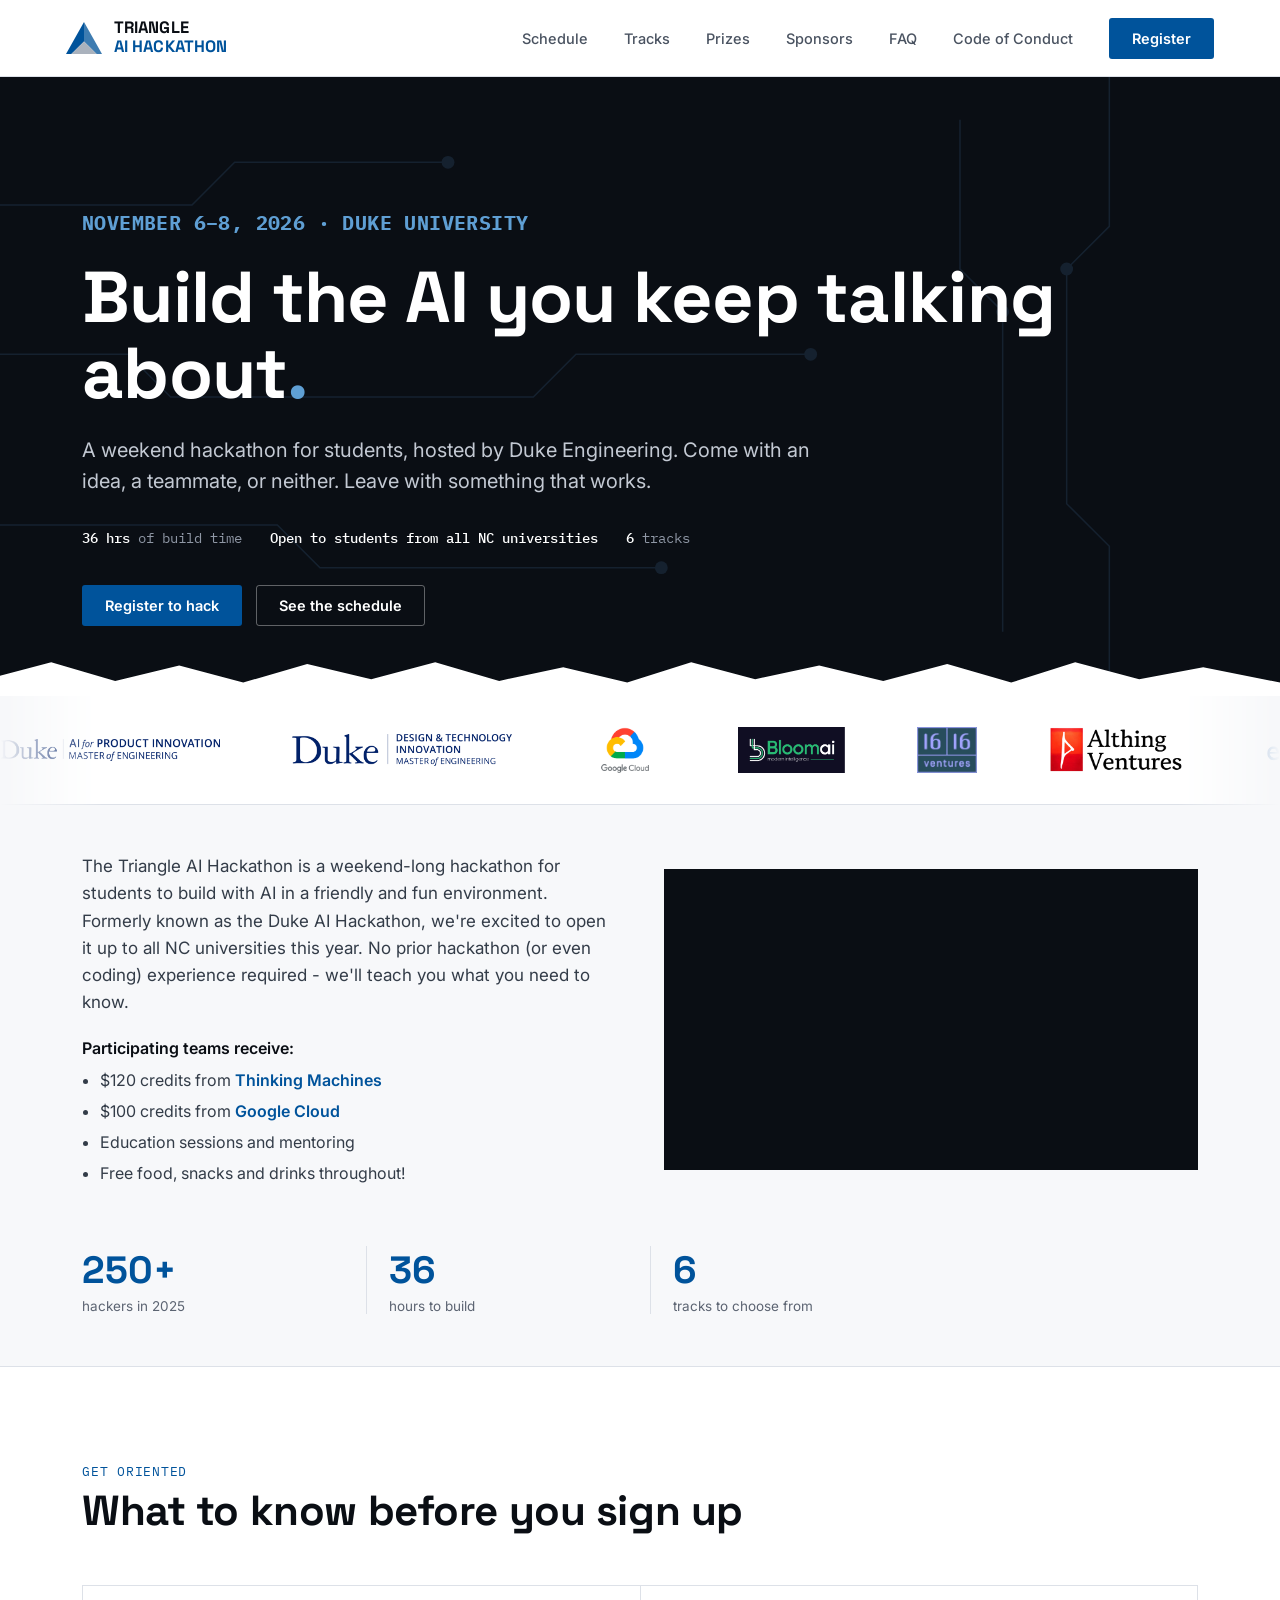
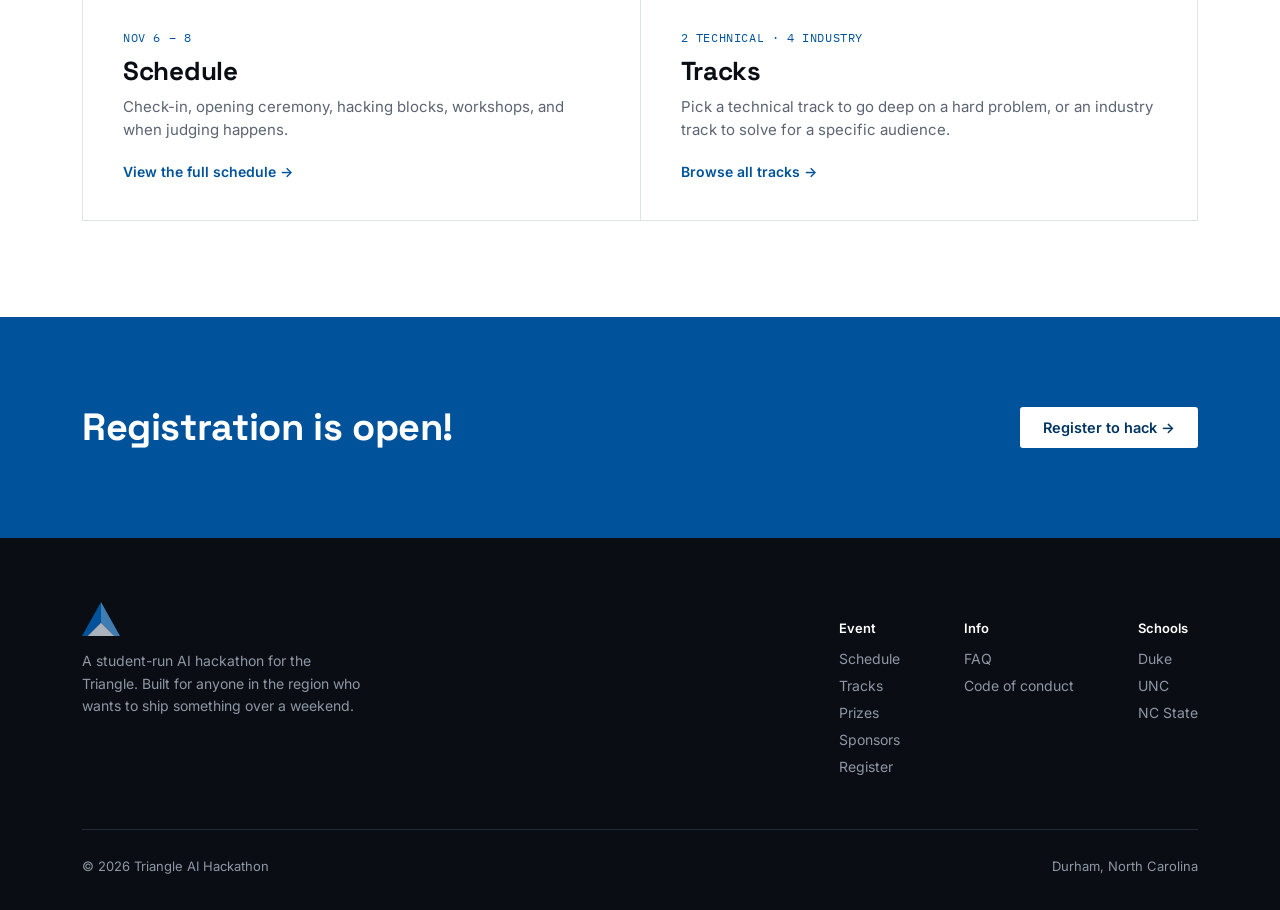
<file: index.html>
<!DOCTYPE html>
<html lang="en">
<head>
<meta charset="UTF-8">
<meta name="viewport" content="width=device-width, initial-scale=1.0">
<title>Triangle AI Hackathon</title>
<meta name="application-name" content="Triangle AI Hackathon">
<meta name="description" content="A weekend hackathon for students across Duke, UNC, and NC State to build with AI, regardless of major or experience level.">
<link rel="canonical" href="https://triangle-ai-hackathon-site.vercel.app/">
<meta property="og:site_name" content="Triangle AI Hackathon">
<meta property="og:title" content="Triangle AI Hackathon">
<meta property="og:description" content="A weekend hackathon for students across Duke, UNC, and NC State to build with AI, regardless of major or experience level.">
<meta property="og:url" content="https://triangle-ai-hackathon-site.vercel.app/">
<meta property="og:type" content="website">
<script type="application/ld+json">
{
  "@context": "https://schema.org",
  "@type": "WebSite",
  "name": "Triangle AI Hackathon",
  "url": "https://triangle-ai-hackathon-site.vercel.app/"
}
</script>
<link rel="preconnect" href="https://fonts.googleapis.com">
<link rel="preconnect" href="https://fonts.gstatic.com" crossorigin>
<link href="https://fonts.googleapis.com/css2?family=Space+Grotesk:wght@500;600;700&family=Inter:wght@400;500;600&family=IBM+Plex+Mono:wght@500;700&display=swap" rel="stylesheet">
<link rel="stylesheet" href="styles.css">
<link rel="icon" type="image/svg+xml" href="logo/logo-mark-tight.svg">
</head>
<body>
<header>
  <div class="wrap nav">
    <a href="index.html" class="brand">
      <img class="mark" src="logo/logo-mark-tight.svg" alt="">
      <span class="brand-text">TRIANGLE<span>AI HACKATHON</span></span>
    </a>
    <nav class="links">
      <a class="nav-link" href="schedule.html">Schedule</a>
      <a class="nav-link" href="tracks.html">Tracks</a>
      <a class="nav-link" href="prizes.html">Prizes</a>
      <a class="nav-link" href="sponsors.html">Sponsors</a>
      <a class="nav-link" href="faq.html">FAQ</a>
      <a class="nav-link" href="code-of-conduct.html">Code of Conduct</a>
      <a class="btn btn-primary" href="https://duke.qualtrics.com/jfe/form/SV_09btZzl4Cdpi0Ae" target="_blank" rel="noopener">Register</a>
    </nav>
  </div>
</header>

<section class="hero">
  <svg class="hero-circuit" viewBox="0 0 1200 600" preserveAspectRatio="none">
    <g fill="none" stroke="#4e86be" stroke-width="1.4">
      <path d="M0 120 H180 L220 80 H420"/>
      <path d="M0 260 H120 L160 300 H500 L540 260 H760"/>
      <path d="M0 420 H260 L300 460 H620"/>
      <path d="M900 40 V180 L940 220 V520"/>
      <path d="M1040 0 V140 L1000 180 V400 L1040 440 V600"/>
    </g>
    <g fill="#4e86be">
      <circle cx="420" cy="80" r="6"/>
      <circle cx="760" cy="260" r="6"/>
      <circle cx="620" cy="460" r="6"/>
      <circle cx="940" cy="220" r="6"/>
      <circle cx="1000" cy="180" r="6"/>
    </g>
  </svg>
  <div class="wrap hero-grid">
    <div class="hero-copy">
      <span class="hero-eyebrow">NOVEMBER 6&ndash;8, 2026 &middot; DUKE UNIVERSITY</span>
      <h1>Build the AI you keep talking about<span class="accent">.</span></h1>
      <p class="hero-sub">A weekend hackathon for students, hosted by Duke Engineering. Come with an idea, a teammate, or neither. Leave with something that works.</p>
      <div class="hero-meta">
        <span><strong>36 hrs</strong> of build time</span>
        <span><strong>Open to students from all NC universities</strong></span>
        <span><strong>6</strong> tracks</span>
      </div>
      <div class="hero-actions">
        <a href="https://duke.qualtrics.com/jfe/form/SV_09btZzl4Cdpi0Ae" target="_blank" rel="noopener" class="btn btn-primary">Register to hack</a>
        <a href="schedule.html" class="btn btn-ghost-dark">See the schedule</a>
      </div>
    </div>
  </div>
  <span class="jagged"></span>
</section>

<section class="logo-ribbon" aria-label="Sponsors">
  <div class="ribbon-track">
    <div class="ribbon-set">
      <a href="https://masters.pratt.duke.edu/aipi/" target="_blank" rel="noopener"><img src="sponsors/Duke-MEng-AIPI-Logo-RGB-Horizontal-Navy.png" alt="Duke Master of Engineering in AI for Product Innovation"></a>
      <a href="https://masters.pratt.duke.edu/design-technology-innovation/" target="_blank" rel="noopener"><img src="sponsors/Duke-MEng-DTI-Logo-RGB-Horizontal-Navy-768x110.png" alt="Duke Master of Engineering in Design and Technology Innovation"></a>
      <a href="https://cloud.google.com/" target="_blank" rel="noopener"><img src="sponsors/Google-Cloud-Symbol.png" alt="Google Cloud"></a>
      <a href="https://bloomai.co/" target="_blank" rel="noopener"><img src="sponsors/bloomai.jpg" alt="Bloom AI"></a>
      <a href="https://www.1616ventures.com/" target="_blank" rel="noopener"><img src="sponsors/1616ventures.png" alt="1616 Ventures"></a>
      <a href="https://althingventures.com/" target="_blank" rel="noopener"><img src="sponsors/althing-logo.png" alt="Althing Ventures"></a>
      <a href="https://www.entrinsik.com/" target="_blank" rel="noopener"><img src="sponsors/entrinsik-logo.DRVSsdva.png" alt="Entrinsik"></a>
      <a href="https://www.unlimited.ai/" target="_blank" rel="noopener"><img src="sponsors/2026_Unlimitedai_CombinationMark.png" alt="Unlimited AI"></a>
      <a href="https://www.sas.com/" target="_blank" rel="noopener"><img src="sponsors/sas-logo-blue.png" alt="SAS"></a>
      <a href="https://www.decorx.com/" target="_blank" rel="noopener"><img class="ribbon-logo-decorx" src="sponsors/DecorX-Logo.jpg" alt="DecorX"></a>
      <a href="https://masters.pratt.duke.edu/systems-engineering/" target="_blank" rel="noopener"><img src="sponsors/Duke-MEng-Systems-Logo-RGB-Full-Horizontal-Navy.png" alt="Duke Master of Engineering in Systems Engineering"></a>
    </div>
    <div class="ribbon-set" aria-hidden="true">
      <a href="https://masters.pratt.duke.edu/aipi/" target="_blank" rel="noopener" tabindex="-1"><img src="sponsors/Duke-MEng-AIPI-Logo-RGB-Horizontal-Navy.png" alt=""></a>
      <a href="https://masters.pratt.duke.edu/design-technology-innovation/" target="_blank" rel="noopener" tabindex="-1"><img src="sponsors/Duke-MEng-DTI-Logo-RGB-Horizontal-Navy-768x110.png" alt=""></a>
      <a href="https://cloud.google.com/" target="_blank" rel="noopener" tabindex="-1"><img src="sponsors/Google-Cloud-Symbol.png" alt=""></a>
      <a href="https://bloomai.co/" target="_blank" rel="noopener" tabindex="-1"><img src="sponsors/bloomai.jpg" alt=""></a>
      <a href="https://www.1616ventures.com/" target="_blank" rel="noopener" tabindex="-1"><img src="sponsors/1616ventures.png" alt=""></a>
      <a href="https://althingventures.com/" target="_blank" rel="noopener" tabindex="-1"><img src="sponsors/althing-logo.png" alt=""></a>
      <a href="https://www.entrinsik.com/" target="_blank" rel="noopener" tabindex="-1"><img src="sponsors/entrinsik-logo.DRVSsdva.png" alt=""></a>
      <a href="https://www.unlimited.ai/" target="_blank" rel="noopener" tabindex="-1"><img src="sponsors/2026_Unlimitedai_CombinationMark.png" alt=""></a>
      <a href="https://www.sas.com/" target="_blank" rel="noopener" tabindex="-1"><img src="sponsors/sas-logo-blue.png" alt=""></a>
      <a href="https://www.decorx.com/" target="_blank" rel="noopener" tabindex="-1"><img class="ribbon-logo-decorx" src="sponsors/DecorX-Logo.jpg" alt=""></a>
      <a href="https://masters.pratt.duke.edu/systems-engineering/" target="_blank" rel="noopener" tabindex="-1"><img src="sponsors/Duke-MEng-Systems-Logo-RGB-Full-Horizontal-Navy.png" alt=""></a>
    </div>
  </div>
</section>

<section class="stats">
  <div class="wrap">
    <div class="about-split">
      <div class="about-copy">
        <p class="about-line">The Triangle AI Hackathon is a weekend-long hackathon for students to build with AI in a friendly and fun environment. Formerly known as the Duke AI Hackathon, we're excited to open it up to all NC universities this year. No prior hackathon (or even coding) experience required - we'll teach you what you need to know.</p>
        <div class="about-perks">
          <p>Participating teams receive:</p>
          <ul>
            <li>$120 credits from <a href="https://thinkingmachines.ai/" target="_blank" rel="noopener">Thinking Machines</a></li>
            <li>$100 credits from <a href="https://cloud.google.com/" target="_blank" rel="noopener">Google Cloud</a></li>
            <li>Education sessions and mentoring</li>
            <li>Free food, snacks and drinks throughout!</li>
          </ul>
        </div>
      </div>
      <div class="about-video">
        <iframe src="https://www.youtube.com/embed/Cv9K8id_tyU?start=4" title="Triangle AI Hackathon" allow="accelerometer; autoplay; clipboard-write; encrypted-media; gyroscope; picture-in-picture; web-share" referrerpolicy="strict-origin-when-cross-origin" allowfullscreen></iframe>
      </div>
    </div>
    <div class="stats-row">
      <div class="stat"><div class="num">250+</div><div class="label">hackers in 2025</div></div>
      <div class="stat"><div class="num">36</div><div class="label">hours to build</div></div>
      <div class="stat"><div class="num">6</div><div class="label">tracks to choose from</div></div>
    </div>
  </div>
</section>

<section class="teasers">
  <div class="wrap">
    <div class="section-head">
      <div>
        <span class="section-tag">Get oriented</span>
        <h2>What to know before you sign up</h2>
      </div>
    </div>
    <div class="teaser-grid">
      <a class="teaser-card" href="schedule.html">
        <div>
          <span class="teaser-kicker">Nov 6 &ndash; 8</span>
          <h3>Schedule</h3>
          <p class="desc">Check-in, opening ceremony, hacking blocks, workshops, and when judging happens.</p>
        </div>
        <span class="teaser-go">View the full schedule &rarr;</span>
      </a>
      <a class="teaser-card" href="tracks.html">
        <div>
          <span class="teaser-kicker">2 technical &middot; 4 industry</span>
          <h3>Tracks</h3>
          <p class="desc">Pick a technical track to go deep on a hard problem, or an industry track to solve for a specific audience.</p>
        </div>
        <span class="teaser-go">Browse all tracks &rarr;</span>
      </a>
    </div>
  </div>
</section>

<section class="cta-band" id="register">
  <div class="wrap cta-inner">
    <div>
      <h2>Registration is open!</h2>    </div>
    <a href="https://duke.qualtrics.com/jfe/form/SV_09btZzl4Cdpi0Ae" target="_blank" rel="noopener" class="btn btn-on-blue">Register to hack &rarr;</a>
  </div>
</section>

<footer>
  <div class="wrap">
    <div class="foot-top">
      <div class="foot-brand">
        <img class="mark" src="logo/logo-mark-tight.svg" alt="">
        <p>A student-run AI hackathon for the Triangle. Built for anyone in the region who wants to ship something over a weekend.</p>
      </div>
      <div class="foot-cols">
        <div class="foot-col">
          <h4>Event</h4>
          <a href="schedule.html">Schedule</a>
          <a href="tracks.html">Tracks</a>
          <a href="prizes.html">Prizes</a>
          <a href="sponsors.html">Sponsors</a>
          <a href="https://duke.qualtrics.com/jfe/form/SV_09btZzl4Cdpi0Ae" target="_blank" rel="noopener">Register</a>
        </div>
        <div class="foot-col">
          <h4>Info</h4>
          <a href="faq.html">FAQ</a>
          <a href="code-of-conduct.html">Code of conduct</a>
        </div>
        <div class="foot-col">
          <h4>Schools</h4>
          <a href="#">Duke</a>
          <a href="#">UNC</a>
          <a href="#">NC State</a>
        </div>
      </div>
    </div>
    <div class="foot-bottom">
      <span>&copy; 2026 Triangle AI Hackathon</span>
      <span>Durham, North Carolina</span>
    </div>
  </div>
</footer>
</body>
</html>
</file>
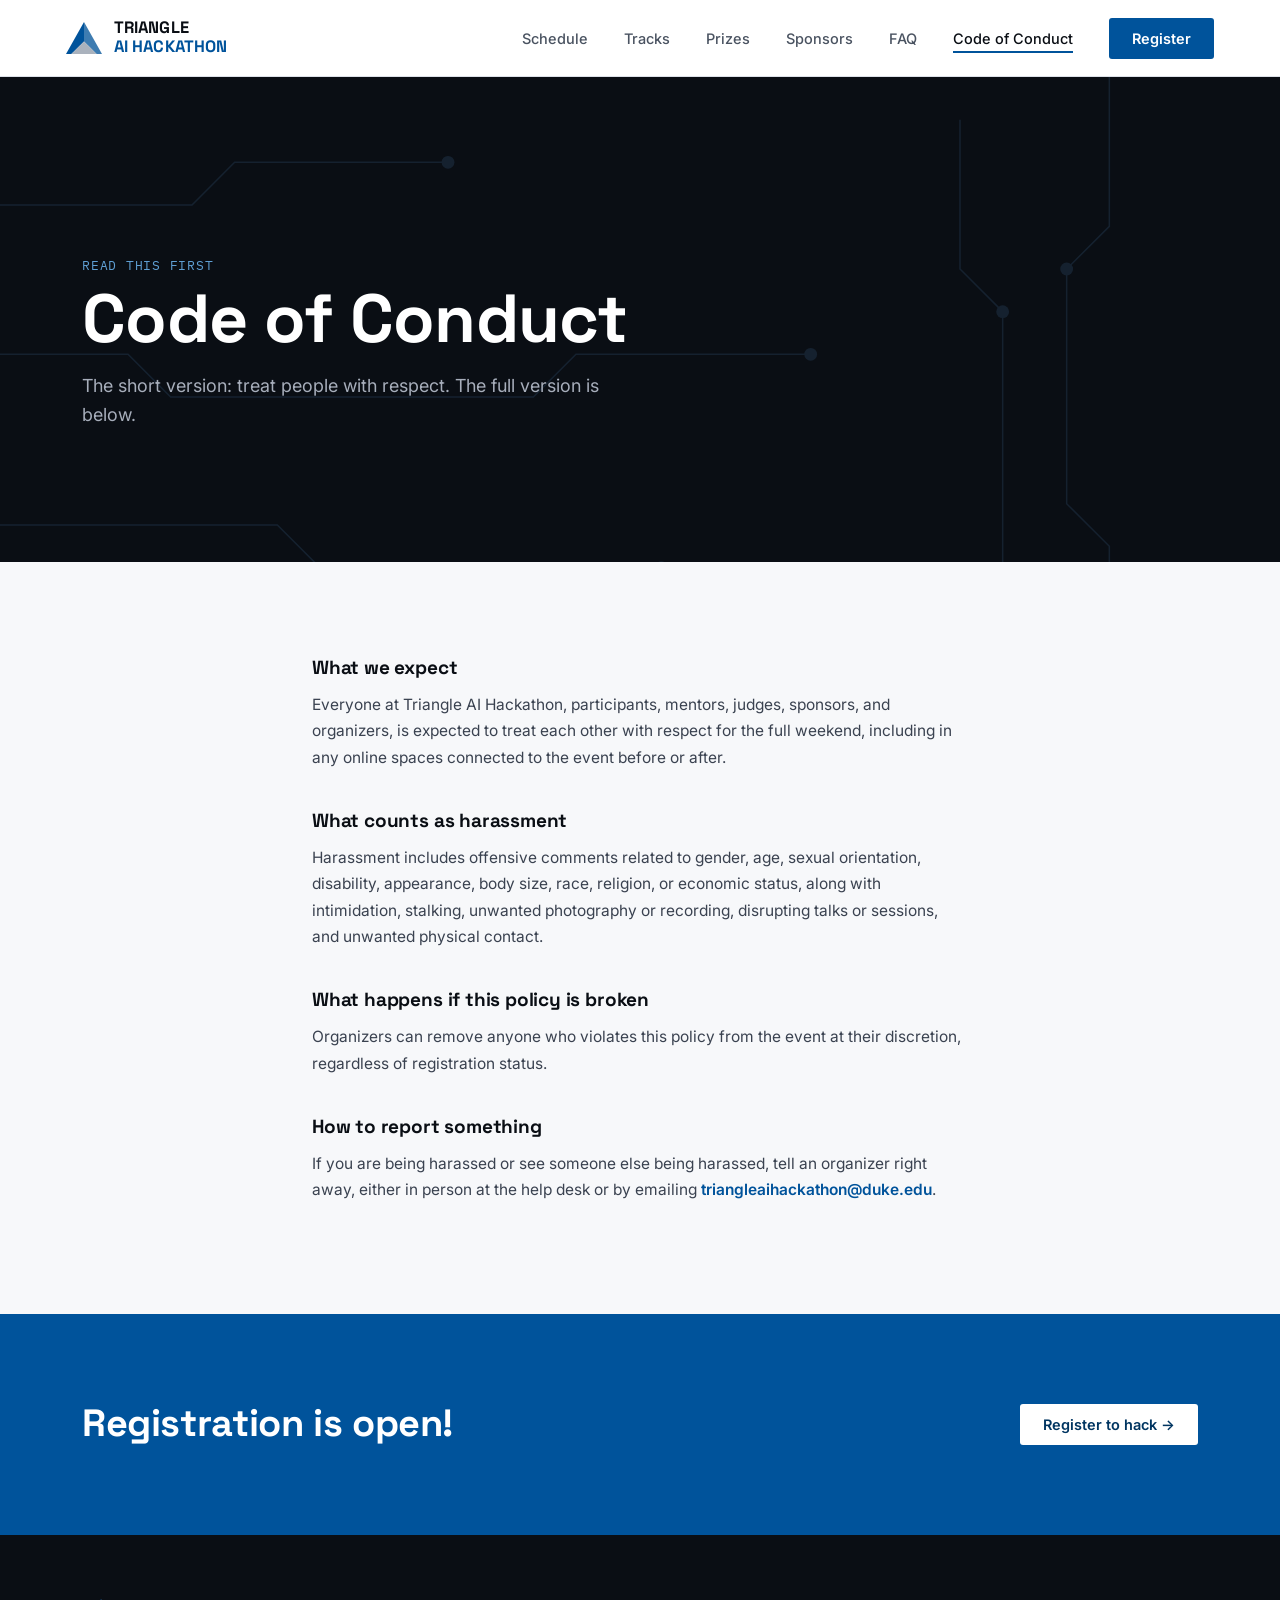
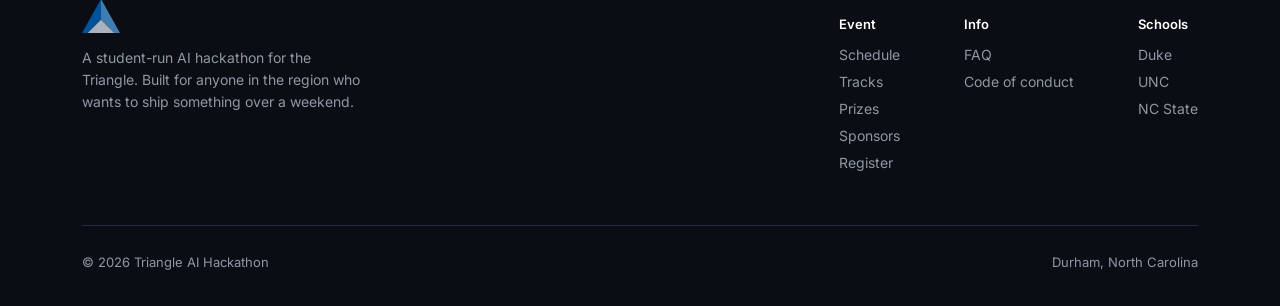
<file: code-of-conduct.html>
<!DOCTYPE html>
<html lang="en">
<head>
<meta charset="UTF-8">
<meta name="viewport" content="width=device-width, initial-scale=1.0">
<title>Code of Conduct</title>
<link rel="preconnect" href="https://fonts.googleapis.com">
<link rel="preconnect" href="https://fonts.gstatic.com" crossorigin>
<link href="https://fonts.googleapis.com/css2?family=Space+Grotesk:wght@500;600;700&family=Inter:wght@400;500;600&family=IBM+Plex+Mono:wght@500&display=swap" rel="stylesheet">
<link rel="stylesheet" href="styles.css">
<link rel="icon" type="image/svg+xml" href="logo/logo-mark-tight.svg">
</head>
<body>
<header>
  <div class="wrap nav">
    <a href="index.html" class="brand">
      <img class="mark" src="logo/logo-mark-tight.svg" alt="">
      <span class="brand-text">TRIANGLE<span>AI HACKATHON</span></span>
    </a>
    <nav class="links">
      <a class="nav-link" href="schedule.html">Schedule</a>
      <a class="nav-link" href="tracks.html">Tracks</a>
      <a class="nav-link" href="prizes.html">Prizes</a>
      <a class="nav-link" href="sponsors.html">Sponsors</a>
      <a class="nav-link" href="faq.html">FAQ</a>
      <a class="nav-link current" href="code-of-conduct.html">Code of Conduct</a>
      <a class="btn btn-primary" href="https://duke.qualtrics.com/jfe/form/SV_09btZzl4Cdpi0Ae" target="_blank" rel="noopener">Register</a>
    </nav>
  </div>
</header>

<section class="page-header">
  <svg class="hero-circuit" viewBox="0 0 1200 600" preserveAspectRatio="none">
    <g fill="none" stroke="#4e86be" stroke-width="1.4">
      <path d="M0 120 H180 L220 80 H420"/>
      <path d="M0 260 H120 L160 300 H500 L540 260 H760"/>
      <path d="M0 420 H260 L300 460 H620"/>
      <path d="M900 40 V180 L940 220 V520"/>
      <path d="M1040 0 V140 L1000 180 V400 L1040 440 V600"/>
    </g>
    <g fill="#4e86be">
      <circle cx="420" cy="80" r="6"/>
      <circle cx="760" cy="260" r="6"/>
      <circle cx="620" cy="460" r="6"/>
      <circle cx="940" cy="220" r="6"/>
      <circle cx="1000" cy="180" r="6"/>
    </g>
  </svg>
  <div class="wrap on-dark">
    <span class="section-tag">Read this first</span>
    <h1>Code of Conduct</h1>
    <p>The short version: treat people with respect. The full version is below.</p>
  </div>
</section>
<section class="section">
  <div class="wrap conduct-body">
    <h3>What we expect</h3>
    <p>Everyone at Triangle AI Hackathon, participants, mentors, judges, sponsors, and organizers, is expected to treat each other with respect for the full weekend, including in any online spaces connected to the event before or after.</p>

    <h3>What counts as harassment</h3>
    <p>Harassment includes offensive comments related to gender, age, sexual orientation, disability, appearance, body size, race, religion, or economic status, along with intimidation, stalking, unwanted photography or recording, disrupting talks or sessions, and unwanted physical contact.</p>

    <h3>What happens if this policy is broken</h3>
    <p>Organizers can remove anyone who violates this policy from the event at their discretion, regardless of registration status.</p>

    <h3>How to report something</h3>
    <p>If you are being harassed or see someone else being harassed, tell an organizer right away, either in person at the help desk or by emailing <a class="email" href="mailto:triangleaihackathon@duke.edu">triangleaihackathon@duke.edu</a>.</p>
  </div>
</section>

<section class="cta-band" id="register">
  <div class="wrap cta-inner">
    <div>
      <h2>Registration is open!</h2>    </div>
    <a href="https://duke.qualtrics.com/jfe/form/SV_09btZzl4Cdpi0Ae" target="_blank" rel="noopener" class="btn btn-on-blue">Register to hack &rarr;</a>
  </div>
</section>

<footer>
  <div class="wrap">
    <div class="foot-top">
      <div class="foot-brand">
        <img class="mark" src="logo/logo-mark-tight.svg" alt="">
        <p>A student-run AI hackathon for the Triangle. Built for anyone in the region who wants to ship something over a weekend.</p>
      </div>
      <div class="foot-cols">
        <div class="foot-col">
          <h4>Event</h4>
          <a href="schedule.html">Schedule</a>
          <a href="tracks.html">Tracks</a>
          <a href="prizes.html">Prizes</a>
          <a href="sponsors.html">Sponsors</a>
          <a href="https://duke.qualtrics.com/jfe/form/SV_09btZzl4Cdpi0Ae" target="_blank" rel="noopener">Register</a>
        </div>
        <div class="foot-col">
          <h4>Info</h4>
          <a href="faq.html">FAQ</a>
          <a href="code-of-conduct.html">Code of conduct</a>
        </div>
        <div class="foot-col">
          <h4>Schools</h4>
          <a href="#">Duke</a>
          <a href="#">UNC</a>
          <a href="#">NC State</a>
        </div>
      </div>
    </div>
    <div class="foot-bottom">
      <span>&copy; 2026 Triangle AI Hackathon</span>
      <span>Durham, North Carolina</span>
    </div>
  </div>
</footer>
</body>
</html>
</file>
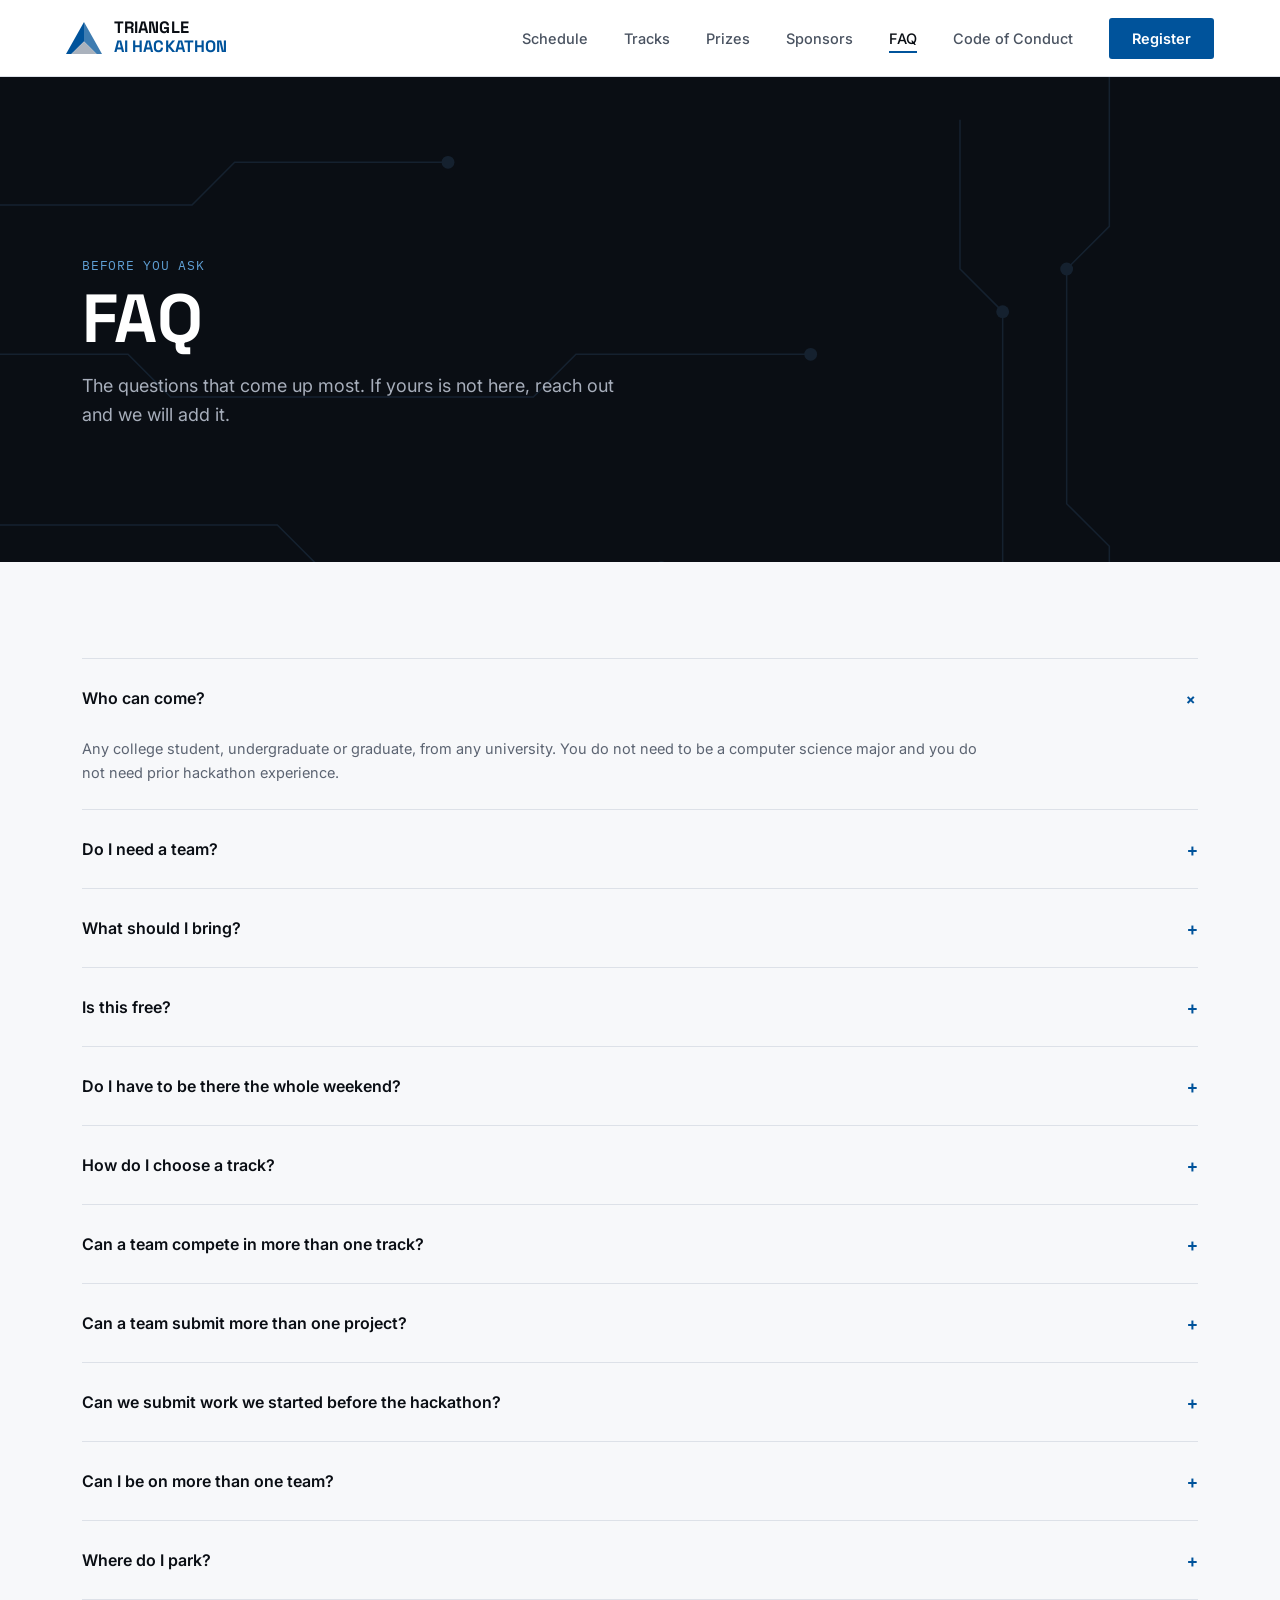
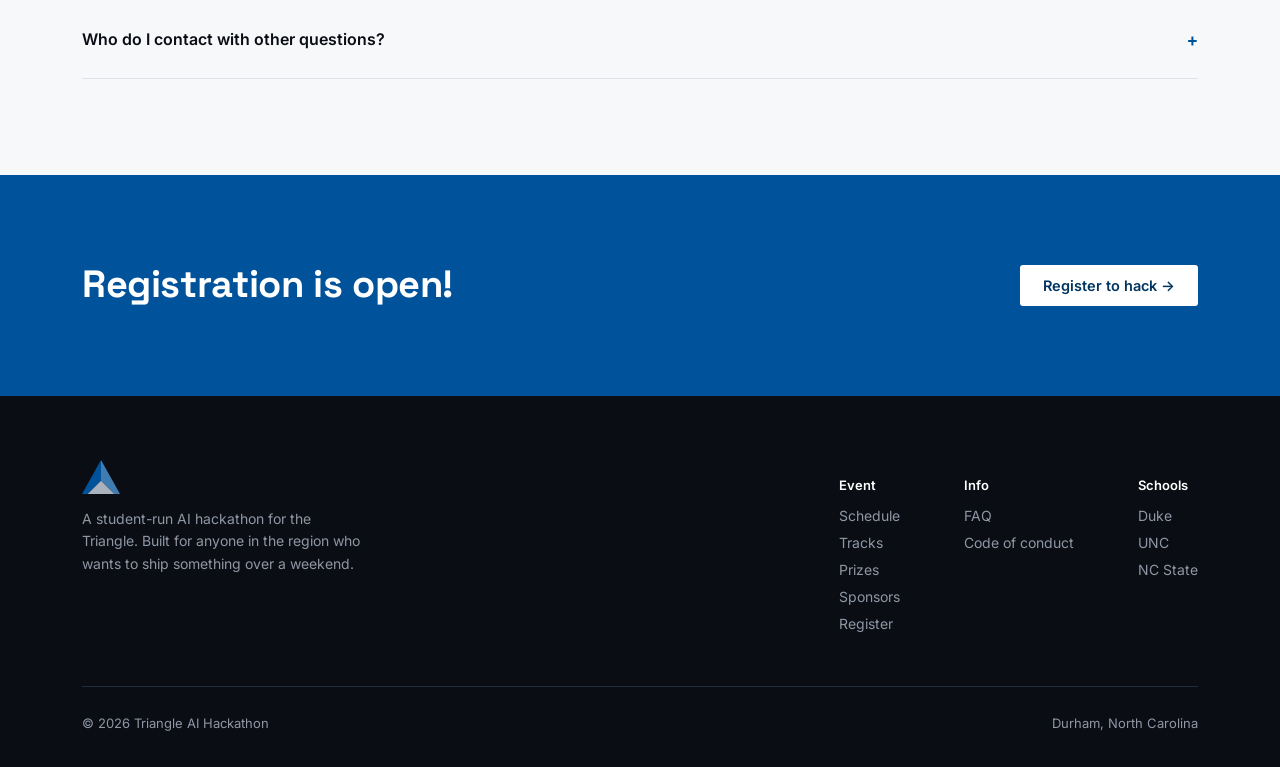
<file: faq.html>
<!DOCTYPE html>
<html lang="en">
<head>
<meta charset="UTF-8">
<meta name="viewport" content="width=device-width, initial-scale=1.0">
<title>FAQ</title>
<link rel="preconnect" href="https://fonts.googleapis.com">
<link rel="preconnect" href="https://fonts.gstatic.com" crossorigin>
<link href="https://fonts.googleapis.com/css2?family=Space+Grotesk:wght@500;600;700&family=Inter:wght@400;500;600&family=IBM+Plex+Mono:wght@500&display=swap" rel="stylesheet">
<link rel="stylesheet" href="styles.css">
<link rel="icon" type="image/svg+xml" href="logo/logo-mark-tight.svg">
</head>
<body>
<header>
  <div class="wrap nav">
    <a href="index.html" class="brand">
      <img class="mark" src="logo/logo-mark-tight.svg" alt="">
      <span class="brand-text">TRIANGLE<span>AI HACKATHON</span></span>
    </a>
    <nav class="links">
      <a class="nav-link" href="schedule.html">Schedule</a>
      <a class="nav-link" href="tracks.html">Tracks</a>
      <a class="nav-link" href="prizes.html">Prizes</a>
      <a class="nav-link" href="sponsors.html">Sponsors</a>
      <a class="nav-link current" href="faq.html">FAQ</a>
      <a class="nav-link" href="code-of-conduct.html">Code of Conduct</a>
      <a class="btn btn-primary" href="https://duke.qualtrics.com/jfe/form/SV_09btZzl4Cdpi0Ae" target="_blank" rel="noopener">Register</a>
    </nav>
  </div>
</header>

<section class="page-header">
  <svg class="hero-circuit" viewBox="0 0 1200 600" preserveAspectRatio="none">
    <g fill="none" stroke="#4e86be" stroke-width="1.4">
      <path d="M0 120 H180 L220 80 H420"/>
      <path d="M0 260 H120 L160 300 H500 L540 260 H760"/>
      <path d="M0 420 H260 L300 460 H620"/>
      <path d="M900 40 V180 L940 220 V520"/>
      <path d="M1040 0 V140 L1000 180 V400 L1040 440 V600"/>
    </g>
    <g fill="#4e86be">
      <circle cx="420" cy="80" r="6"/>
      <circle cx="760" cy="260" r="6"/>
      <circle cx="620" cy="460" r="6"/>
      <circle cx="940" cy="220" r="6"/>
      <circle cx="1000" cy="180" r="6"/>
    </g>
  </svg>
  <div class="wrap on-dark">
    <span class="section-tag">Before you ask</span>
    <h1>FAQ</h1>
    <p>The questions that come up most. If yours is not here, reach out and we will add it.</p>
  </div>
</section>
<section class="section">
  <div class="wrap">
    <div class="faq-list">
      <div class="faq-item open">
        <button class="faq-q"><span>Who can come?</span><span class="plus">+</span></button>
        <div class="faq-a"><div class="faq-a-inner">Any college student, undergraduate or graduate, from any university. You do not need to be a computer science major and you do not need prior hackathon experience.</div></div>
      </div>
      <div class="faq-item">
        <button class="faq-q"><span>Do I need a team?</span><span class="plus">+</span></button>
        <div class="faq-a"><div class="faq-a-inner">No. You can register solo and form a team once you are here, or come with a team already in mind. Teams can have up to four people.</div></div>
      </div>
      <div class="faq-item">
        <button class="faq-q"><span>What should I bring?</span><span class="plus">+</span></button>
        <div class="faq-a"><div class="faq-a-inner">Your laptop and charger. Everything else, including meals and workspace, is provided.</div></div>
      </div>
      <div class="faq-item">
        <button class="faq-q"><span>Is this free?</span><span class="plus">+</span></button>
        <div class="faq-a"><div class="faq-a-inner">Yes. There is no cost to register or attend.</div></div>
      </div>
      <div class="faq-item">
        <button class="faq-q"><span>Do I have to be there the whole weekend?</span><span class="plus">+</span></button>
        <div class="faq-a"><div class="faq-a-inner">You need to be present for the opening ceremony on Friday and for judging on Sunday. What happens in between, including whether you sleep at the venue, is up to you and your team.</div></div>
      </div>
      <div class="faq-item">
        <button class="faq-q"><span>How do I choose a track?</span><span class="plus">+</span></button>
        <div class="faq-a"><div class="faq-a-inner">Pick the track your idea fits best when you register. Each team competes in only one track, so if your idea spans more than one area, choose the track that best matches the core of the project.</div></div>
      </div>
      <div class="faq-item">
        <button class="faq-q"><span>Can a team compete in more than one track?</span><span class="plus">+</span></button>
        <div class="faq-a"><div class="faq-a-inner">No. Each team must pick a single track to compete in.</div></div>
      </div>
      <div class="faq-item">
        <button class="faq-q"><span>Can a team submit more than one project?</span><span class="plus">+</span></button>
        <div class="faq-a"><div class="faq-a-inner">No. Each team can only submit one project.</div></div>
      </div>
      <div class="faq-item">
        <button class="faq-q"><span>Can we submit work we started before the hackathon?</span><span class="plus">+</span></button>
        <div class="faq-a"><div class="faq-a-inner">No. All hacks must be created during the hackathon. Teams cannot reuse projects from other events, or work that was done before the event.</div></div>
      </div>
      <div class="faq-item">
        <button class="faq-q"><span>Can I be on more than one team?</span><span class="plus">+</span></button>
        <div class="faq-a"><div class="faq-a-inner">No. Each participant may only be on one team.</div></div>
      </div>
      <div class="faq-item">
        <button class="faq-q"><span>Where do I park?</span><span class="plus">+</span></button>
        <div class="faq-a"><div class="faq-a-inner">Visitor parking details will be posted closer to the event. Carpooling or rideshare is encouraged if you are coming from off campus.</div></div>
      </div>
      <div class="faq-item">
        <button class="faq-q"><span>Who do I contact with other questions?</span><span class="plus">+</span></button>
        <div class="faq-a"><div class="faq-a-inner">Email the organizing team and we will get back to you before the event.</div></div>
      </div>
    </div>
  </div>
</section>

<section class="cta-band" id="register">
  <div class="wrap cta-inner">
    <div>
      <h2>Registration is open!</h2>    </div>
    <a href="https://duke.qualtrics.com/jfe/form/SV_09btZzl4Cdpi0Ae" target="_blank" rel="noopener" class="btn btn-on-blue">Register to hack &rarr;</a>
  </div>
</section>

<footer>
  <div class="wrap">
    <div class="foot-top">
      <div class="foot-brand">
        <img class="mark" src="logo/logo-mark-tight.svg" alt="">
        <p>A student-run AI hackathon for the Triangle. Built for anyone in the region who wants to ship something over a weekend.</p>
      </div>
      <div class="foot-cols">
        <div class="foot-col">
          <h4>Event</h4>
          <a href="schedule.html">Schedule</a>
          <a href="tracks.html">Tracks</a>
          <a href="prizes.html">Prizes</a>
          <a href="sponsors.html">Sponsors</a>
          <a href="https://duke.qualtrics.com/jfe/form/SV_09btZzl4Cdpi0Ae" target="_blank" rel="noopener">Register</a>
        </div>
        <div class="foot-col">
          <h4>Info</h4>
          <a href="faq.html">FAQ</a>
          <a href="code-of-conduct.html">Code of conduct</a>
        </div>
        <div class="foot-col">
          <h4>Schools</h4>
          <a href="#">Duke</a>
          <a href="#">UNC</a>
          <a href="#">NC State</a>
        </div>
      </div>
    </div>
    <div class="foot-bottom">
      <span>&copy; 2026 Triangle AI Hackathon</span>
      <span>Durham, North Carolina</span>
    </div>
  </div>
</footer>

<script>
document.querySelectorAll('.faq-q').forEach(function(btn){
  btn.addEventListener('click', function(){
    btn.closest('.faq-item').classList.toggle('open');
  });
});
</script>

</body>
</html>
</file>
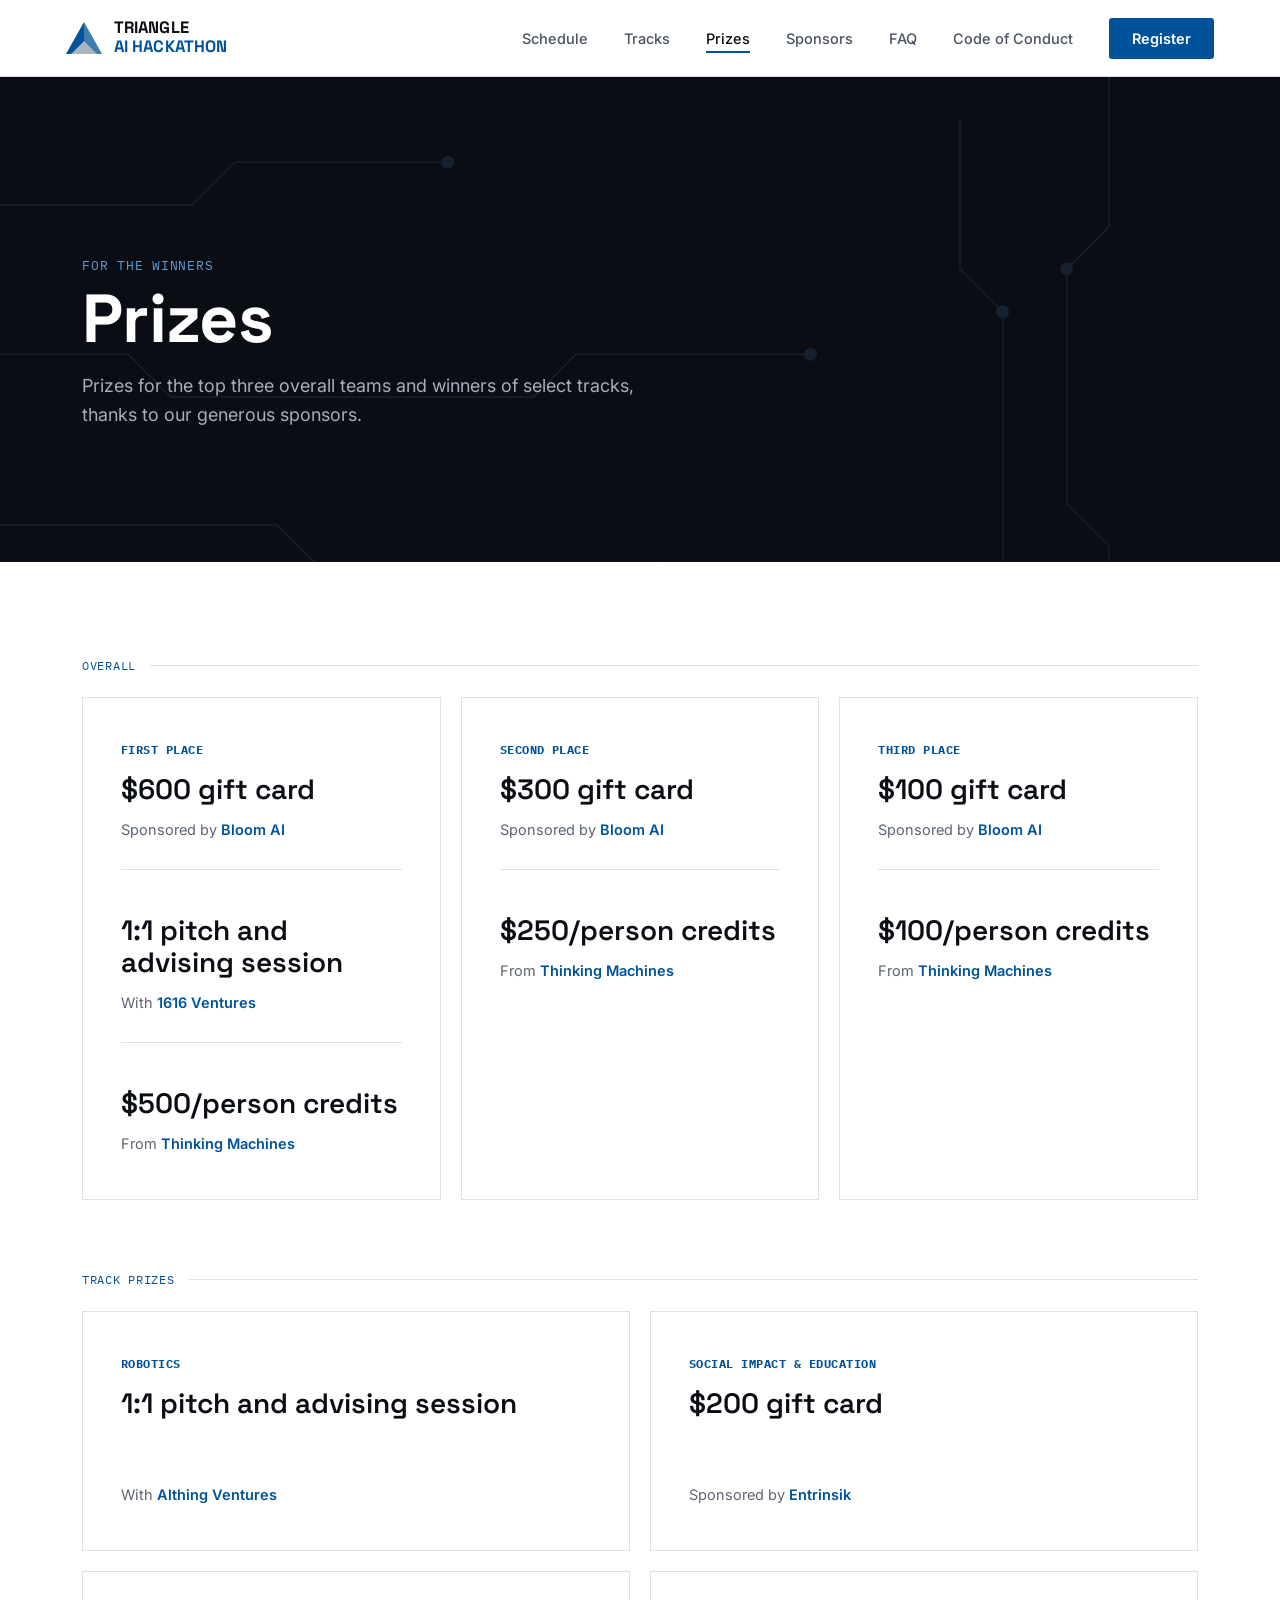
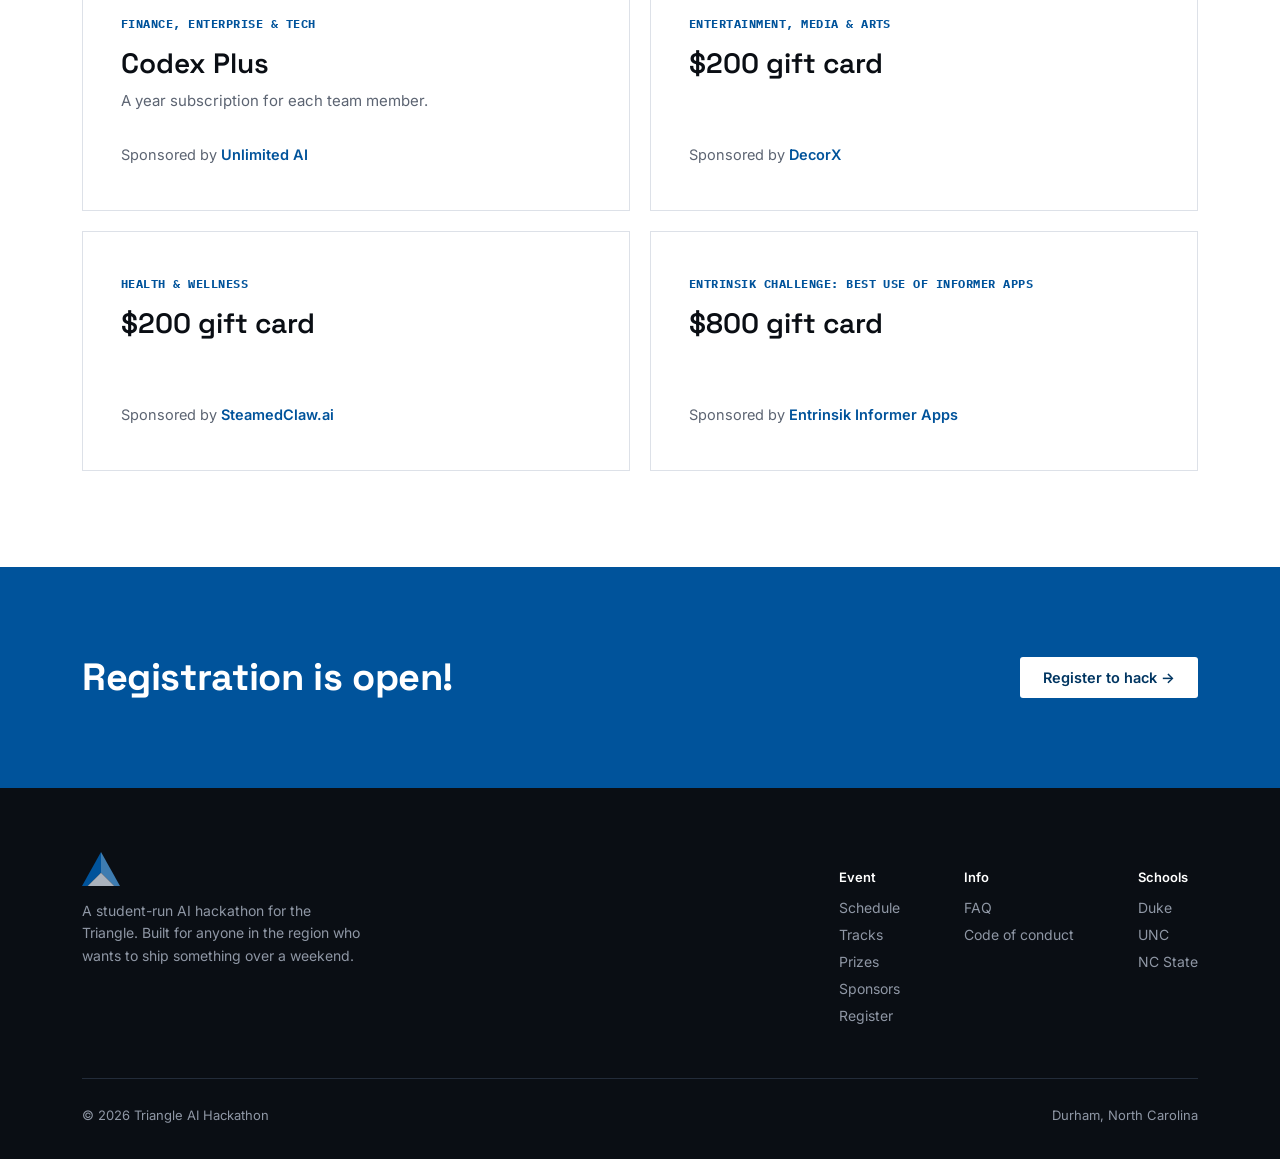
<file: prizes.html>
<!DOCTYPE html>
<html lang="en">
<head>
<meta charset="UTF-8">
<meta name="viewport" content="width=device-width, initial-scale=1.0">
<title>Prizes</title>
<link rel="preconnect" href="https://fonts.googleapis.com">
<link rel="preconnect" href="https://fonts.gstatic.com" crossorigin>
<link href="https://fonts.googleapis.com/css2?family=Space+Grotesk:wght@500;600;700&family=Inter:wght@400;500;600&family=IBM+Plex+Mono:wght@500;700&display=swap" rel="stylesheet">
<link rel="stylesheet" href="styles.css">
<link rel="icon" type="image/svg+xml" href="logo/logo-mark-tight.svg">
</head>
<body>
<header>
  <div class="wrap nav">
    <a href="index.html" class="brand">
      <img class="mark" src="logo/logo-mark-tight.svg" alt="">
      <span class="brand-text">TRIANGLE<span>AI HACKATHON</span></span>
    </a>
    <nav class="links">
      <a class="nav-link" href="schedule.html">Schedule</a>
      <a class="nav-link" href="tracks.html">Tracks</a>
      <a class="nav-link current" href="prizes.html">Prizes</a>
      <a class="nav-link" href="sponsors.html">Sponsors</a>
      <a class="nav-link" href="faq.html">FAQ</a>
      <a class="nav-link" href="code-of-conduct.html">Code of Conduct</a>
      <a class="btn btn-primary" href="https://duke.qualtrics.com/jfe/form/SV_09btZzl4Cdpi0Ae" target="_blank" rel="noopener">Register</a>
    </nav>
  </div>
</header>

<section class="page-header">
  <svg class="hero-circuit" viewBox="0 0 1200 600" preserveAspectRatio="none">
    <g fill="none" stroke="#4e86be" stroke-width="1.4">
      <path d="M0 120 H180 L220 80 H420"/>
      <path d="M0 260 H120 L160 300 H500 L540 260 H760"/>
      <path d="M0 420 H260 L300 460 H620"/>
      <path d="M900 40 V180 L940 220 V520"/>
      <path d="M1040 0 V140 L1000 180 V400 L1040 440 V600"/>
    </g>
    <g fill="#4e86be">
      <circle cx="420" cy="80" r="6"/>
      <circle cx="760" cy="260" r="6"/>
      <circle cx="620" cy="460" r="6"/>
      <circle cx="940" cy="220" r="6"/>
      <circle cx="1000" cy="180" r="6"/>
    </g>
  </svg>
  <div class="wrap on-dark">
    <span class="section-tag">For the winners</span>
    <h1>Prizes</h1>
    <p>Prizes for the top three overall teams and winners of select tracks, thanks to our generous sponsors.</p>
  </div>
</section>
<section class="section prizes">
  <div class="wrap">
    <div class="track-group-label"><span class="n">Overall</span><span class="rule"></span></div>
  </div>
  <div class="wrap">
    <div class="prize-grid places">
      <article class="prize-card">
        <span class="prize-place">First place</span>
        <div class="prize-amount">$600 gift card</div>
        <p class="prize-sponsor">Sponsored by <a href="https://bloomai.co/" target="_blank" rel="noopener">Bloom AI</a></p>
        <div class="prize-also">
          <div class="prize-amount">1:1 pitch and advising session</div>
          <p class="prize-sponsor">With <a href="https://www.1616ventures.com/" target="_blank" rel="noopener">1616 Ventures</a></p>
        </div>
        <div class="prize-also">
          <div class="prize-amount">$500/person credits</div>
          <p class="prize-sponsor">From <a href="https://thinkingmachines.ai/" target="_blank" rel="noopener">Thinking Machines</a></p>
        </div>
      </article>
      <article class="prize-card">
        <span class="prize-place">Second place</span>
        <div class="prize-amount">$300 gift card</div>
        <p class="prize-sponsor">Sponsored by <a href="https://bloomai.co/" target="_blank" rel="noopener">Bloom AI</a></p>
        <div class="prize-also">
          <div class="prize-amount">$250/person credits</div>
          <p class="prize-sponsor">From <a href="https://thinkingmachines.ai/" target="_blank" rel="noopener">Thinking Machines</a></p>
        </div>
      </article>
      <article class="prize-card">
        <span class="prize-place">Third place</span>
        <div class="prize-amount">$100 gift card</div>
        <p class="prize-sponsor">Sponsored by <a href="https://bloomai.co/" target="_blank" rel="noopener">Bloom AI</a></p>
        <div class="prize-also">
          <div class="prize-amount">$100/person credits</div>
          <p class="prize-sponsor">From <a href="https://thinkingmachines.ai/" target="_blank" rel="noopener">Thinking Machines</a></p>
        </div>
      </article>
    </div>
  </div>

  <div class="wrap">
    <div class="track-group-label"><span class="n">Track prizes</span><span class="rule"></span></div>
  </div>
  <div class="wrap">
    <div class="prize-grid tracks">
      <article class="prize-card">
        <span class="prize-place">Robotics</span>
        <div class="prize-amount">1:1 pitch and advising session</div>
        <p class="prize-sponsor">With <a href="https://althingventures.com/" target="_blank" rel="noopener">Althing Ventures</a></p>
      </article>
      <article class="prize-card">
        <span class="prize-place">Social Impact &amp; Education</span>
        <div class="prize-amount">$200 gift card</div>
        <p class="prize-sponsor">Sponsored by <a href="https://www.entrinsik.com/" target="_blank" rel="noopener">Entrinsik</a></p>
      </article>
      <article class="prize-card">
        <span class="prize-place">Finance, Enterprise &amp; Tech</span>
        <div class="prize-amount">Codex Plus</div>
        <p class="prize-detail">A year subscription for each team member.</p>
        <p class="prize-sponsor">Sponsored by <a href="https://www.unlimited.ai/" target="_blank" rel="noopener">Unlimited AI</a></p>
      </article>
      <article class="prize-card">
        <span class="prize-place">Entertainment, Media &amp; Arts</span>
        <div class="prize-amount">$200 gift card</div>
        <p class="prize-sponsor">Sponsored by <a href="https://www.decorx.com/" target="_blank" rel="noopener">DecorX</a></p>
      </article>
      <article class="prize-card">
        <span class="prize-place">Health &amp; Wellness</span>
        <div class="prize-amount">$200 gift card</div>
        <p class="prize-sponsor">Sponsored by <a href="https://www.steamedclaw.com/" target="_blank" rel="noopener">SteamedClaw.ai</a></p>
      </article>
      <article class="prize-card">
        <span class="prize-place">Entrinsik Challenge: Best use of Informer Apps</span>
        <div class="prize-amount">$800 gift card</div>
        <p class="prize-sponsor">Sponsored by <a href="https://www.entrinsik.com/platform/apps/" target="_blank" rel="noopener">Entrinsik Informer Apps</a></p>
      </article>
    </div>
  </div>
</section>

<section class="cta-band" id="register">
  <div class="wrap cta-inner">
    <div>
      <h2>Registration is open!</h2>    </div>
    <a href="https://duke.qualtrics.com/jfe/form/SV_09btZzl4Cdpi0Ae" target="_blank" rel="noopener" class="btn btn-on-blue">Register to hack &rarr;</a>
  </div>
</section>

<footer>
  <div class="wrap">
    <div class="foot-top">
      <div class="foot-brand">
        <img class="mark" src="logo/logo-mark-tight.svg" alt="">
        <p>A student-run AI hackathon for the Triangle. Built for anyone in the region who wants to ship something over a weekend.</p>
      </div>
      <div class="foot-cols">
        <div class="foot-col">
          <h4>Event</h4>
          <a href="schedule.html">Schedule</a>
          <a href="tracks.html">Tracks</a>
          <a href="prizes.html">Prizes</a>
          <a href="sponsors.html">Sponsors</a>
          <a href="https://duke.qualtrics.com/jfe/form/SV_09btZzl4Cdpi0Ae" target="_blank" rel="noopener">Register</a>
        </div>
        <div class="foot-col">
          <h4>Info</h4>
          <a href="faq.html">FAQ</a>
          <a href="code-of-conduct.html">Code of conduct</a>
        </div>
        <div class="foot-col">
          <h4>Schools</h4>
          <a href="#">Duke</a>
          <a href="#">UNC</a>
          <a href="#">NC State</a>
        </div>
      </div>
    </div>
    <div class="foot-bottom">
      <span>&copy; 2026 Triangle AI Hackathon</span>
      <span>Durham, North Carolina</span>
    </div>
  </div>
</footer>

</body>
</html>
</file>
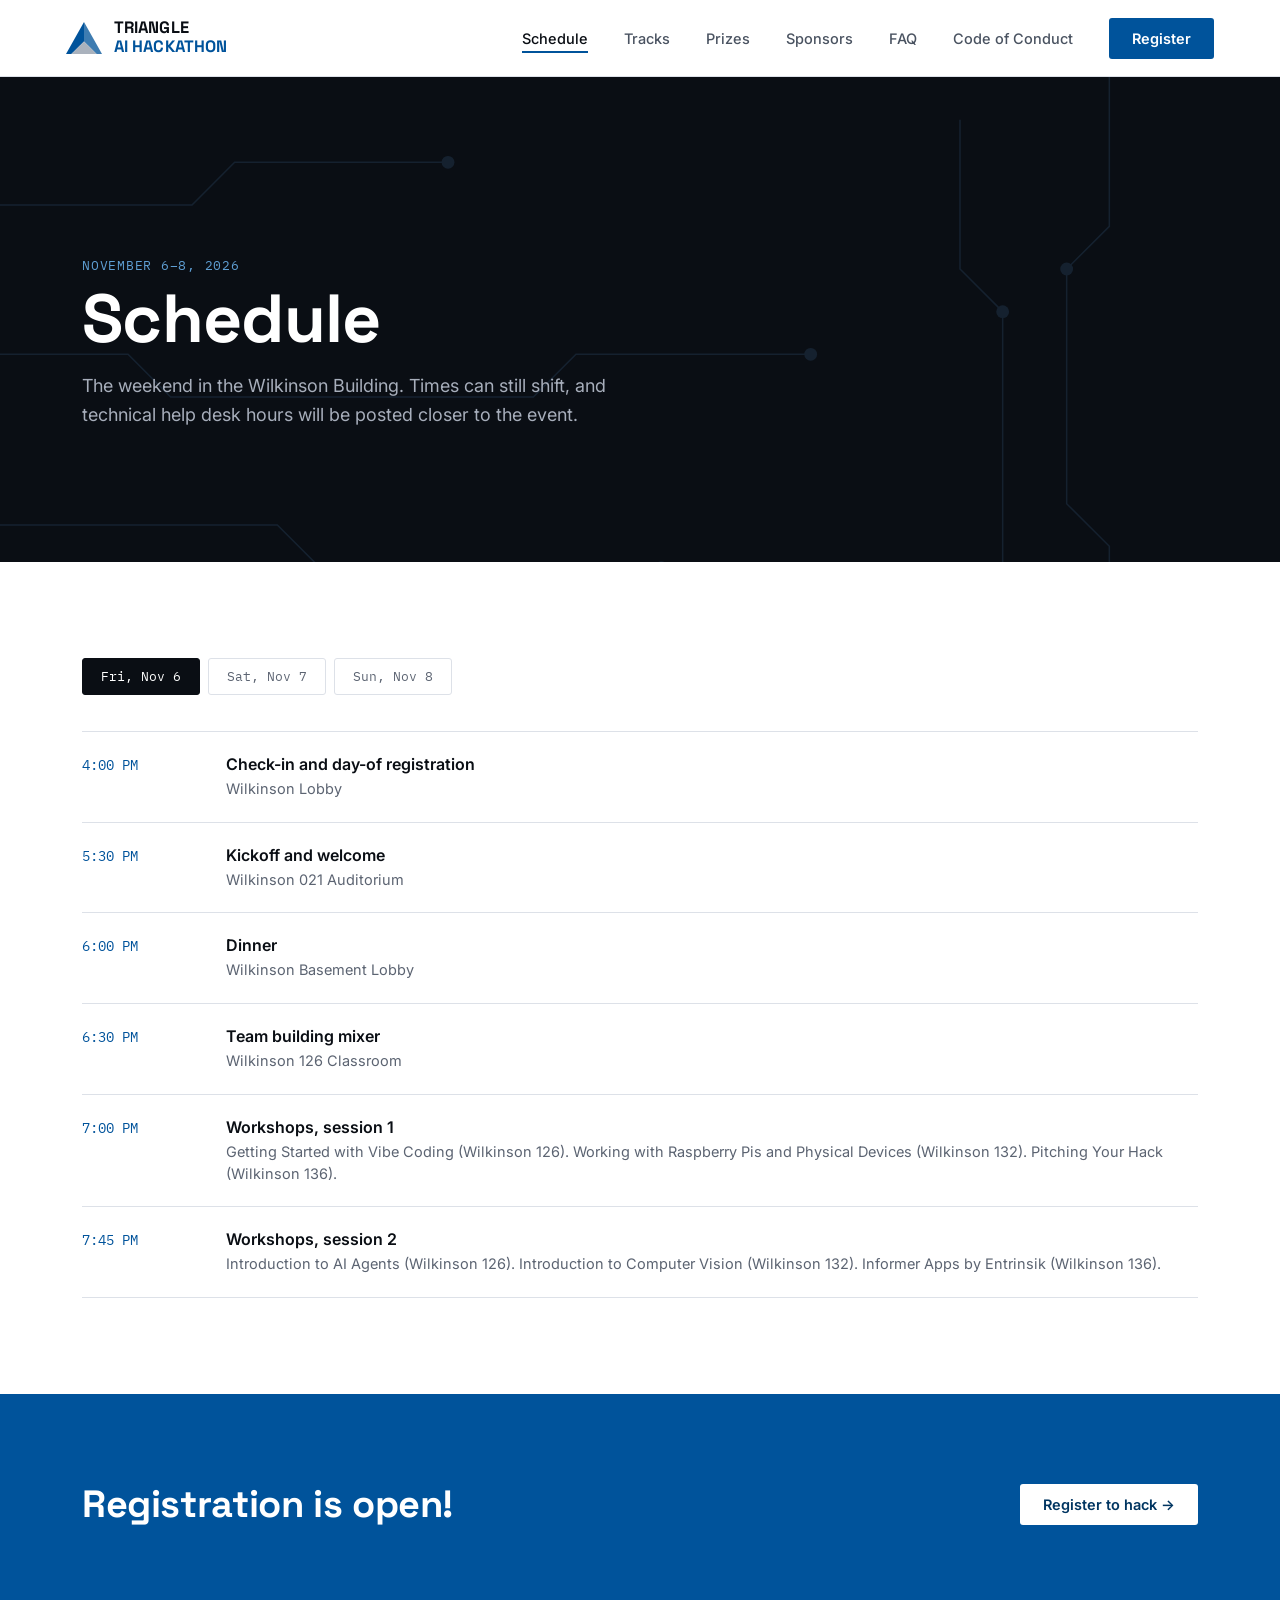
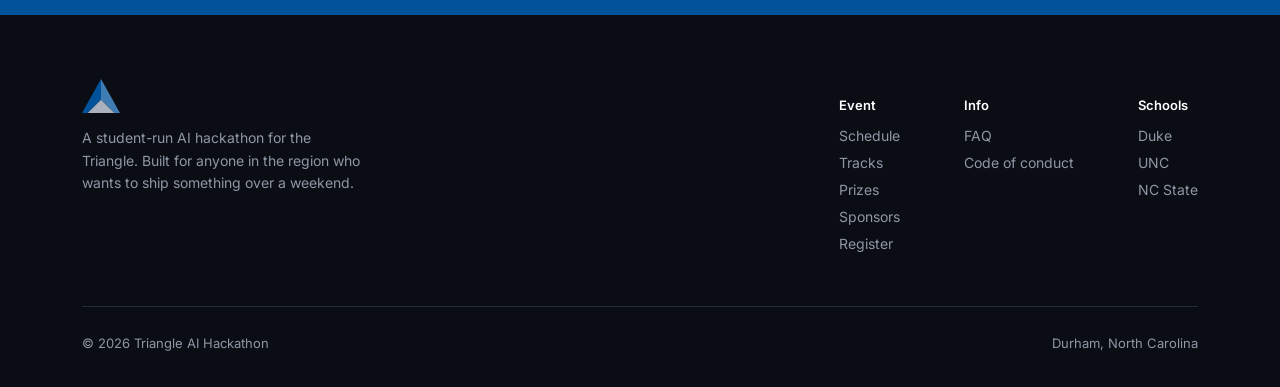
<file: schedule.html>
<!DOCTYPE html>
<html lang="en">
<head>
<meta charset="UTF-8">
<meta name="viewport" content="width=device-width, initial-scale=1.0">
<title>Schedule</title>
<link rel="preconnect" href="https://fonts.googleapis.com">
<link rel="preconnect" href="https://fonts.gstatic.com" crossorigin>
<link href="https://fonts.googleapis.com/css2?family=Space+Grotesk:wght@500;600;700&family=Inter:wght@400;500;600&family=IBM+Plex+Mono:wght@500&display=swap" rel="stylesheet">
<link rel="stylesheet" href="styles.css">
<link rel="icon" type="image/svg+xml" href="logo/logo-mark-tight.svg">
</head>
<body>
<header>
  <div class="wrap nav">
    <a href="index.html" class="brand">
      <img class="mark" src="logo/logo-mark-tight.svg" alt="">
      <span class="brand-text">TRIANGLE<span>AI HACKATHON</span></span>
    </a>
    <nav class="links">
      <a class="nav-link current" href="schedule.html">Schedule</a>
      <a class="nav-link" href="tracks.html">Tracks</a>
      <a class="nav-link" href="prizes.html">Prizes</a>
      <a class="nav-link" href="sponsors.html">Sponsors</a>
      <a class="nav-link" href="faq.html">FAQ</a>
      <a class="nav-link" href="code-of-conduct.html">Code of Conduct</a>
      <a class="btn btn-primary" href="https://duke.qualtrics.com/jfe/form/SV_09btZzl4Cdpi0Ae" target="_blank" rel="noopener">Register</a>
    </nav>
  </div>
</header>

<section class="page-header">
  <svg class="hero-circuit" viewBox="0 0 1200 600" preserveAspectRatio="none">
    <g fill="none" stroke="#4e86be" stroke-width="1.4">
      <path d="M0 120 H180 L220 80 H420"/>
      <path d="M0 260 H120 L160 300 H500 L540 260 H760"/>
      <path d="M0 420 H260 L300 460 H620"/>
      <path d="M900 40 V180 L940 220 V520"/>
      <path d="M1040 0 V140 L1000 180 V400 L1040 440 V600"/>
    </g>
    <g fill="#4e86be">
      <circle cx="420" cy="80" r="6"/>
      <circle cx="760" cy="260" r="6"/>
      <circle cx="620" cy="460" r="6"/>
      <circle cx="940" cy="220" r="6"/>
      <circle cx="1000" cy="180" r="6"/>
    </g>
  </svg>
  <div class="wrap on-dark">
    <span class="section-tag">November 6&ndash;8, 2026</span>
    <h1>Schedule</h1>
    <p>The weekend in the Wilkinson Building. Times can still shift, and technical help desk hours will be posted closer to the event.</p>
  </div>
</section>
<section class="section schedule">
  <div class="wrap">
    <div class="day-tabs">
      <button class="day-tab active" data-day="fri">Fri, Nov 6</button>
      <button class="day-tab" data-day="sat">Sat, Nov 7</button>
      <button class="day-tab" data-day="sun">Sun, Nov 8</button>
    </div>

    <div class="day-panel active" id="day-fri">
      <div class="timeline">
        <div class="t-row"><div class="t-time">4:00 PM</div><div><div class="t-title">Check-in and day-of registration</div><div class="t-desc">Wilkinson Lobby</div></div></div>
        <div class="t-row"><div class="t-time">5:30 PM</div><div><div class="t-title">Kickoff and welcome</div><div class="t-desc">Wilkinson 021 Auditorium</div></div></div>
        <div class="t-row"><div class="t-time">6:00 PM</div><div><div class="t-title">Dinner</div><div class="t-desc">Wilkinson Basement Lobby</div></div></div>
        <div class="t-row"><div class="t-time">6:30 PM</div><div><div class="t-title">Team building mixer</div><div class="t-desc">Wilkinson 126 Classroom</div></div></div>
        <div class="t-row"><div class="t-time">7:00 PM</div><div><div class="t-title">Workshops, session 1</div><div class="t-desc">Getting Started with Vibe Coding (Wilkinson 126). Working with Raspberry Pis and Physical Devices (Wilkinson 132). Pitching Your Hack (Wilkinson 136).</div></div></div>
        <div class="t-row"><div class="t-time">7:45 PM</div><div><div class="t-title">Workshops, session 2</div><div class="t-desc">Introduction to AI Agents (Wilkinson 126). Introduction to Computer Vision (Wilkinson 132). Informer Apps by Entrinsik (Wilkinson 136).</div></div></div>
      </div>
    </div>

    <div class="day-panel" id="day-sat">
      <div class="timeline">
        <div class="t-row"><div class="t-time">9:30 AM</div><div><div class="t-title">Breakfast</div><div class="t-desc">Wilkinson Basement Level</div></div></div>
        <div class="t-row"><div class="t-time">10:00 AM<span class="t-time-end">&ndash; 1:00 PM</span></div><div><div class="t-title">Coffee Cart</div><div class="t-desc">Sponsored by SAS. Wilkinson Basement Level.</div></div></div>
        <div class="t-row"><div class="t-time">5:00 PM</div><div><div class="t-title"><a href="https://triangle-ai-hackathon-2026.devpost.com/" target="_blank" rel="noopener">Create placeholder DevPost entry for team</a></div></div></div>
        <div class="t-row"><div class="t-time">5:00 PM</div><div><div class="t-title">Dinner</div><div class="t-desc">Wilkinson Basement Level</div></div></div>
      </div>
    </div>

    <div class="day-panel" id="day-sun">
      <div class="timeline">
        <div class="t-row"><div class="t-time">8:30 AM</div><div><div class="t-title">Hacking ends</div><div class="t-desc">Wilkinson 021</div></div></div>
        <div class="t-row"><div class="t-time">9:00 AM</div><div><div class="t-title">DevPost submission deadline</div><div class="t-desc">Wilkinson 021</div></div></div>
        <div class="t-row"><div class="t-time">9:30 AM</div><div><div class="t-title">Breakfast</div><div class="t-desc">Wilkinson Basement Level</div></div></div>
        <div class="t-row"><div class="t-time">10:00 AM</div><div><div class="t-title">Judging begins</div><div class="t-desc">Wilkinson 021</div></div></div>
        <div class="t-row"><div class="t-time">11:30 AM</div><div><div class="t-title">Finalist pitch presentations</div><div class="t-desc">Wilkinson 021</div></div></div>
        <div class="t-row"><div class="t-time">12:15 PM</div><div><div class="t-title">Winners announced and closing remarks</div><div class="t-desc">Wilkinson 021</div></div></div>
      </div>
    </div>
  </div>
</section>

<section class="cta-band" id="register">
  <div class="wrap cta-inner">
    <div>
      <h2>Registration is open!</h2>    </div>
    <a href="https://duke.qualtrics.com/jfe/form/SV_09btZzl4Cdpi0Ae" target="_blank" rel="noopener" class="btn btn-on-blue">Register to hack &rarr;</a>
  </div>
</section>

<footer>
  <div class="wrap">
    <div class="foot-top">
      <div class="foot-brand">
        <img class="mark" src="logo/logo-mark-tight.svg" alt="">
        <p>A student-run AI hackathon for the Triangle. Built for anyone in the region who wants to ship something over a weekend.</p>
      </div>
      <div class="foot-cols">
        <div class="foot-col">
          <h4>Event</h4>
          <a href="schedule.html">Schedule</a>
          <a href="tracks.html">Tracks</a>
          <a href="prizes.html">Prizes</a>
          <a href="sponsors.html">Sponsors</a>
          <a href="https://duke.qualtrics.com/jfe/form/SV_09btZzl4Cdpi0Ae" target="_blank" rel="noopener">Register</a>
        </div>
        <div class="foot-col">
          <h4>Info</h4>
          <a href="faq.html">FAQ</a>
          <a href="code-of-conduct.html">Code of conduct</a>
        </div>
        <div class="foot-col">
          <h4>Schools</h4>
          <a href="#">Duke</a>
          <a href="#">UNC</a>
          <a href="#">NC State</a>
        </div>
      </div>
    </div>
    <div class="foot-bottom">
      <span>&copy; 2026 Triangle AI Hackathon</span>
      <span>Durham, North Carolina</span>
    </div>
  </div>
</footer>

<script>
document.querySelectorAll('.day-tab').forEach(function(tab){
  tab.addEventListener('click', function(){
    document.querySelectorAll('.day-tab').forEach(function(t){t.classList.remove('active');});
    document.querySelectorAll('.day-panel').forEach(function(p){p.classList.remove('active');});
    tab.classList.add('active');
    document.getElementById('day-' + tab.dataset.day).classList.add('active');
  });
});
</script>

</body>
</html>
</file>
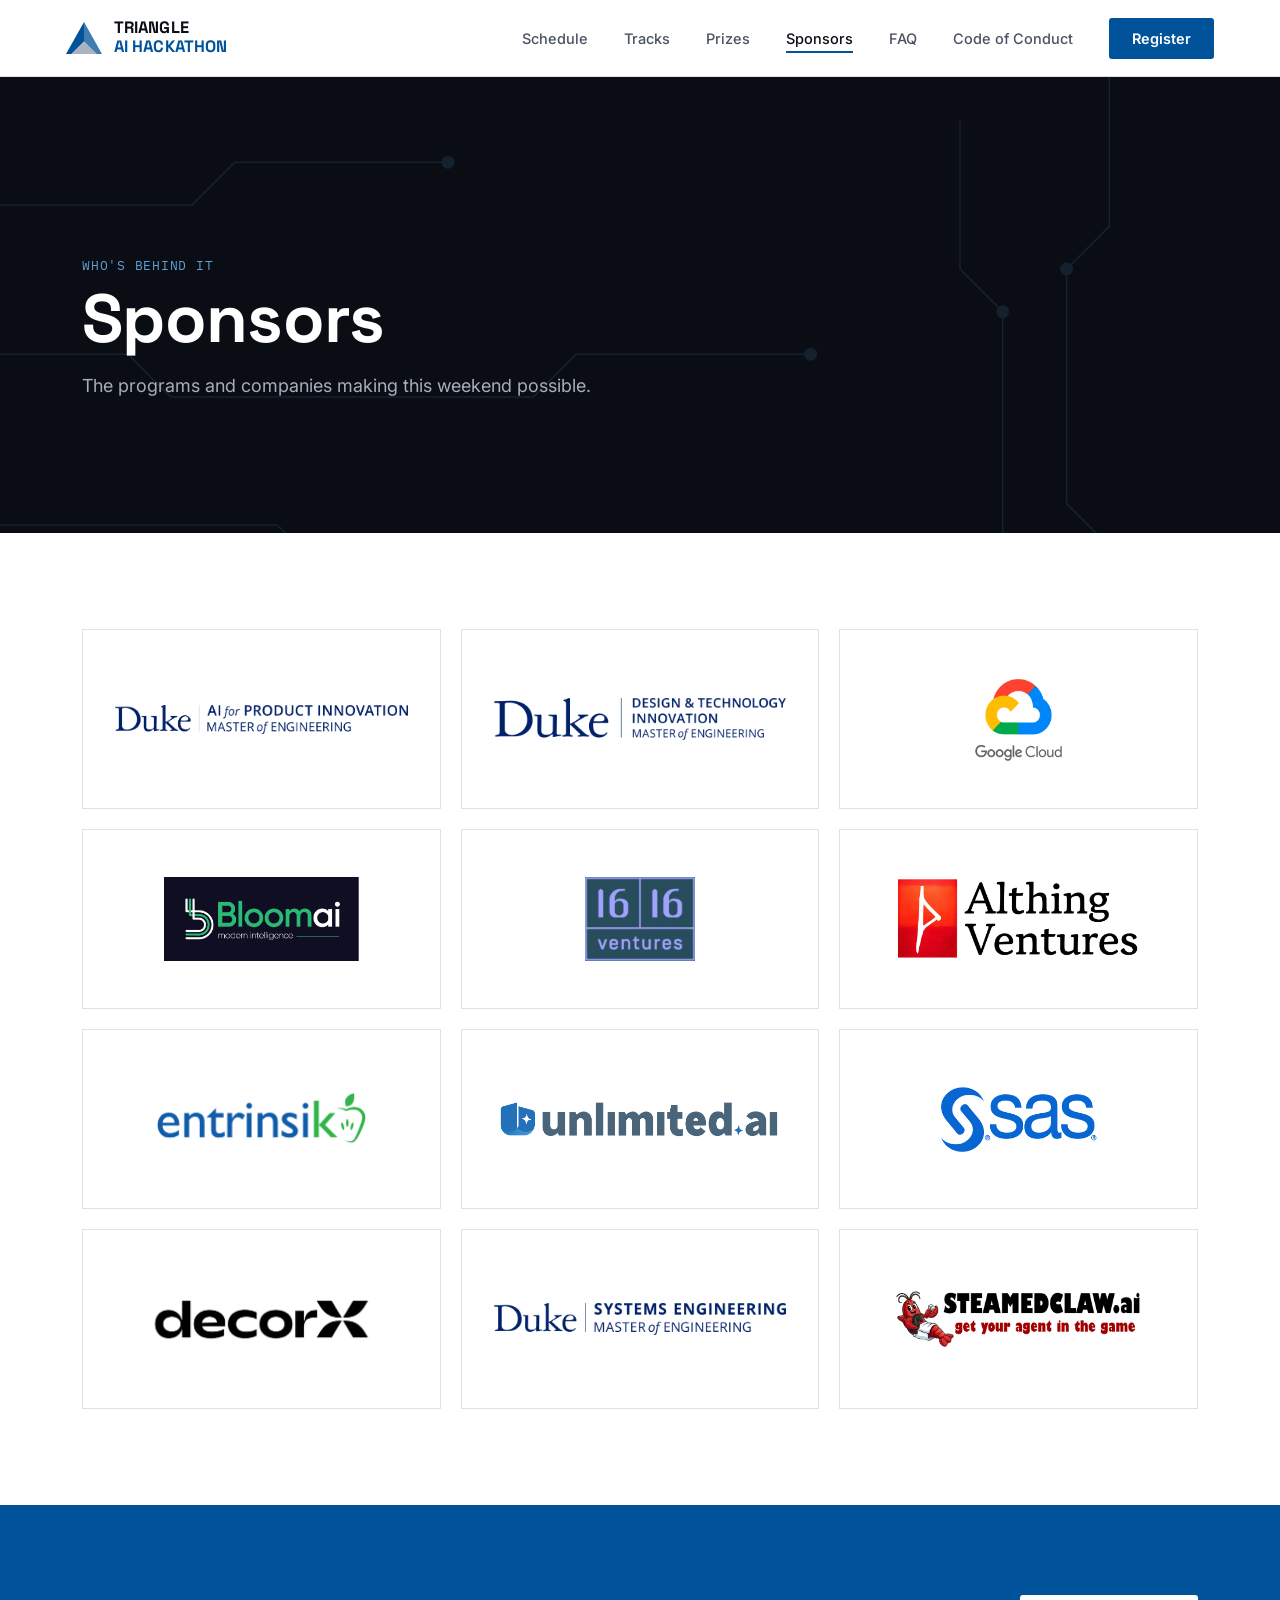
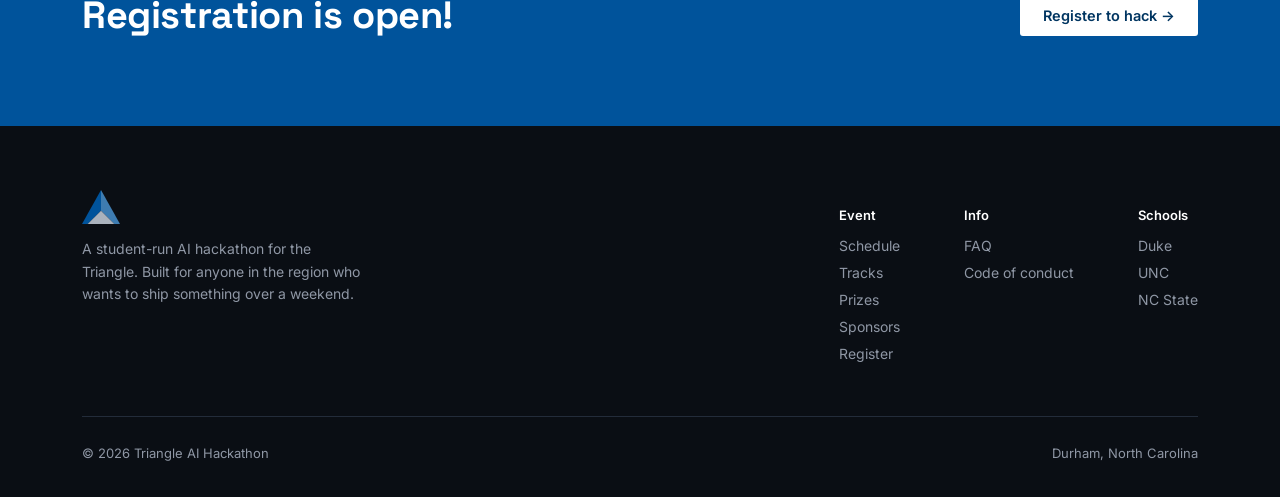
<file: sponsors.html>
<!DOCTYPE html>
<html lang="en">
<head>
<meta charset="UTF-8">
<meta name="viewport" content="width=device-width, initial-scale=1.0">
<title>Sponsors</title>
<link rel="preconnect" href="https://fonts.googleapis.com">
<link rel="preconnect" href="https://fonts.gstatic.com" crossorigin>
<link href="https://fonts.googleapis.com/css2?family=Space+Grotesk:wght@500;600;700&family=Inter:wght@400;500;600&family=IBM+Plex+Mono:wght@500&display=swap" rel="stylesheet">
<link rel="stylesheet" href="styles.css">
<link rel="icon" type="image/svg+xml" href="logo/logo-mark-tight.svg">
</head>
<body>
<header>
  <div class="wrap nav">
    <a href="index.html" class="brand">
      <img class="mark" src="logo/logo-mark-tight.svg" alt="">
      <span class="brand-text">TRIANGLE<span>AI HACKATHON</span></span>
    </a>
    <nav class="links">
      <a class="nav-link" href="schedule.html">Schedule</a>
      <a class="nav-link" href="tracks.html">Tracks</a>
      <a class="nav-link" href="prizes.html">Prizes</a>
      <a class="nav-link current" href="sponsors.html">Sponsors</a>
      <a class="nav-link" href="faq.html">FAQ</a>
      <a class="nav-link" href="code-of-conduct.html">Code of Conduct</a>
      <a class="btn btn-primary" href="https://duke.qualtrics.com/jfe/form/SV_09btZzl4Cdpi0Ae" target="_blank" rel="noopener">Register</a>
    </nav>
  </div>
</header>

<section class="page-header">
  <svg class="hero-circuit" viewBox="0 0 1200 600" preserveAspectRatio="none">
    <g fill="none" stroke="#4e86be" stroke-width="1.4">
      <path d="M0 120 H180 L220 80 H420"/>
      <path d="M0 260 H120 L160 300 H500 L540 260 H760"/>
      <path d="M0 420 H260 L300 460 H620"/>
      <path d="M900 40 V180 L940 220 V520"/>
      <path d="M1040 0 V140 L1000 180 V400 L1040 440 V600"/>
    </g>
    <g fill="#4e86be">
      <circle cx="420" cy="80" r="6"/>
      <circle cx="760" cy="260" r="6"/>
      <circle cx="620" cy="460" r="6"/>
      <circle cx="940" cy="220" r="6"/>
      <circle cx="1000" cy="180" r="6"/>
    </g>
  </svg>
  <div class="wrap on-dark">
    <span class="section-tag">Who's behind it</span>
    <h1>Sponsors</h1>
    <p>The programs and companies making this weekend possible.</p>
  </div>
</section>
<section class="section sponsors">
  <div class="wrap">
    <div class="sponsor-grid">
      <a class="sponsor-card" href="https://masters.pratt.duke.edu/aipi/" target="_blank" rel="noopener">
        <img src="sponsors/Duke-MEng-AIPI-Logo-RGB-Horizontal-Navy.png" alt="Duke Master of Engineering in AI for Product Innovation">
      </a>
      <a class="sponsor-card" href="https://masters.pratt.duke.edu/design-technology-innovation/" target="_blank" rel="noopener">
        <img src="sponsors/Duke-MEng-DTI-Logo-RGB-Horizontal-Navy-768x110.png" alt="Duke Master of Engineering in Design and Technology Innovation">
      </a>
      <a class="sponsor-card" href="https://cloud.google.com/" target="_blank" rel="noopener">
        <img src="sponsors/Google-Cloud-Symbol.png" alt="Google Cloud">
      </a>
      <a class="sponsor-card" href="https://bloomai.co/" target="_blank" rel="noopener">
        <img src="sponsors/bloomai.jpg" alt="Bloom AI">
      </a>
      <a class="sponsor-card" href="https://www.1616ventures.com/" target="_blank" rel="noopener">
        <img src="sponsors/1616ventures.png" alt="1616 Ventures">
      </a>
      <a class="sponsor-card" href="https://althingventures.com/" target="_blank" rel="noopener">
        <img src="sponsors/althing-logo.png" alt="Althing Ventures">
      </a>
      <a class="sponsor-card" href="https://www.entrinsik.com/" target="_blank" rel="noopener">
        <img src="sponsors/entrinsik-logo.DRVSsdva.png" alt="Entrinsik">
      </a>
      <a class="sponsor-card" href="https://www.unlimited.ai/" target="_blank" rel="noopener">
        <img src="sponsors/2026_Unlimitedai_CombinationMark.png" alt="Unlimited AI">
      </a>
      <a class="sponsor-card" href="https://www.sas.com/" target="_blank" rel="noopener">
        <img class="sponsor-logo-sas" src="sponsors/sas-logo-blue.png" alt="SAS">
      </a>
      <a class="sponsor-card" href="https://www.decorx.com/" target="_blank" rel="noopener">
        <img class="sponsor-logo-decorx" src="sponsors/DecorX-Logo.jpg" alt="DecorX">
      </a>
      <a class="sponsor-card" href="https://masters.pratt.duke.edu/systems-engineering/" target="_blank" rel="noopener">
        <img src="sponsors/Duke-MEng-Systems-Logo-RGB-Full-Horizontal-Navy.png" alt="Duke Master of Engineering in Systems Engineering">
      </a>
      <a class="sponsor-card" href="https://www.steamedclaw.com/" target="_blank" rel="noopener">
        <img class="sponsor-logo-steamedclaw" src="sponsors/SteamedClaw Text Logo.png" alt="SteamedClaw.ai">
      </a>
    </div>
  </div>
</section>

<section class="cta-band" id="register">
  <div class="wrap cta-inner">
    <div>
      <h2>Registration is open!</h2>    </div>
    <a href="https://duke.qualtrics.com/jfe/form/SV_09btZzl4Cdpi0Ae" target="_blank" rel="noopener" class="btn btn-on-blue">Register to hack &rarr;</a>
  </div>
</section>

<footer>
  <div class="wrap">
    <div class="foot-top">
      <div class="foot-brand">
        <img class="mark" src="logo/logo-mark-tight.svg" alt="">
        <p>A student-run AI hackathon for the Triangle. Built for anyone in the region who wants to ship something over a weekend.</p>
      </div>
      <div class="foot-cols">
        <div class="foot-col">
          <h4>Event</h4>
          <a href="schedule.html">Schedule</a>
          <a href="tracks.html">Tracks</a>
          <a href="prizes.html">Prizes</a>
          <a href="sponsors.html">Sponsors</a>
          <a href="https://duke.qualtrics.com/jfe/form/SV_09btZzl4Cdpi0Ae" target="_blank" rel="noopener">Register</a>
        </div>
        <div class="foot-col">
          <h4>Info</h4>
          <a href="faq.html">FAQ</a>
          <a href="code-of-conduct.html">Code of conduct</a>
        </div>
        <div class="foot-col">
          <h4>Schools</h4>
          <a href="#">Duke</a>
          <a href="#">UNC</a>
          <a href="#">NC State</a>
        </div>
      </div>
    </div>
    <div class="foot-bottom">
      <span>&copy; 2026 Triangle AI Hackathon</span>
      <span>Durham, North Carolina</span>
    </div>
  </div>
</footer>

</body>
</html>
</file>
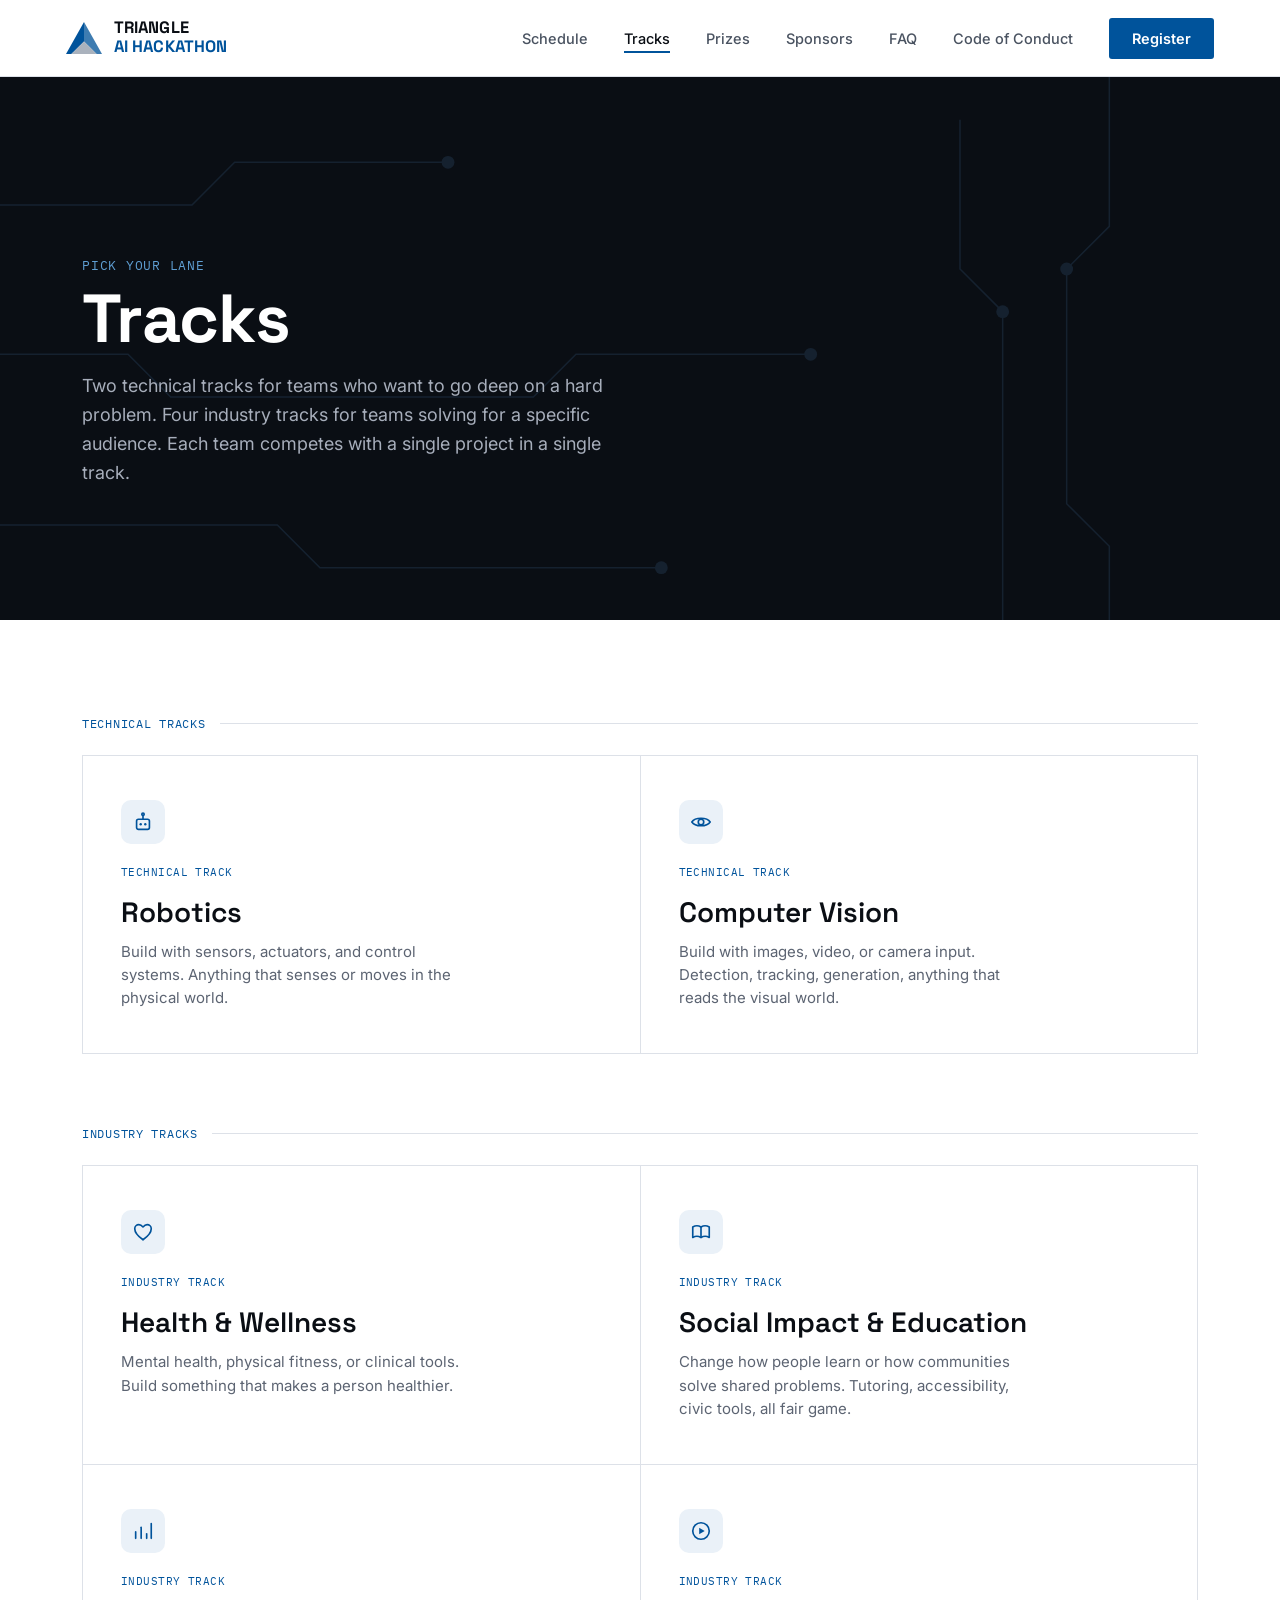
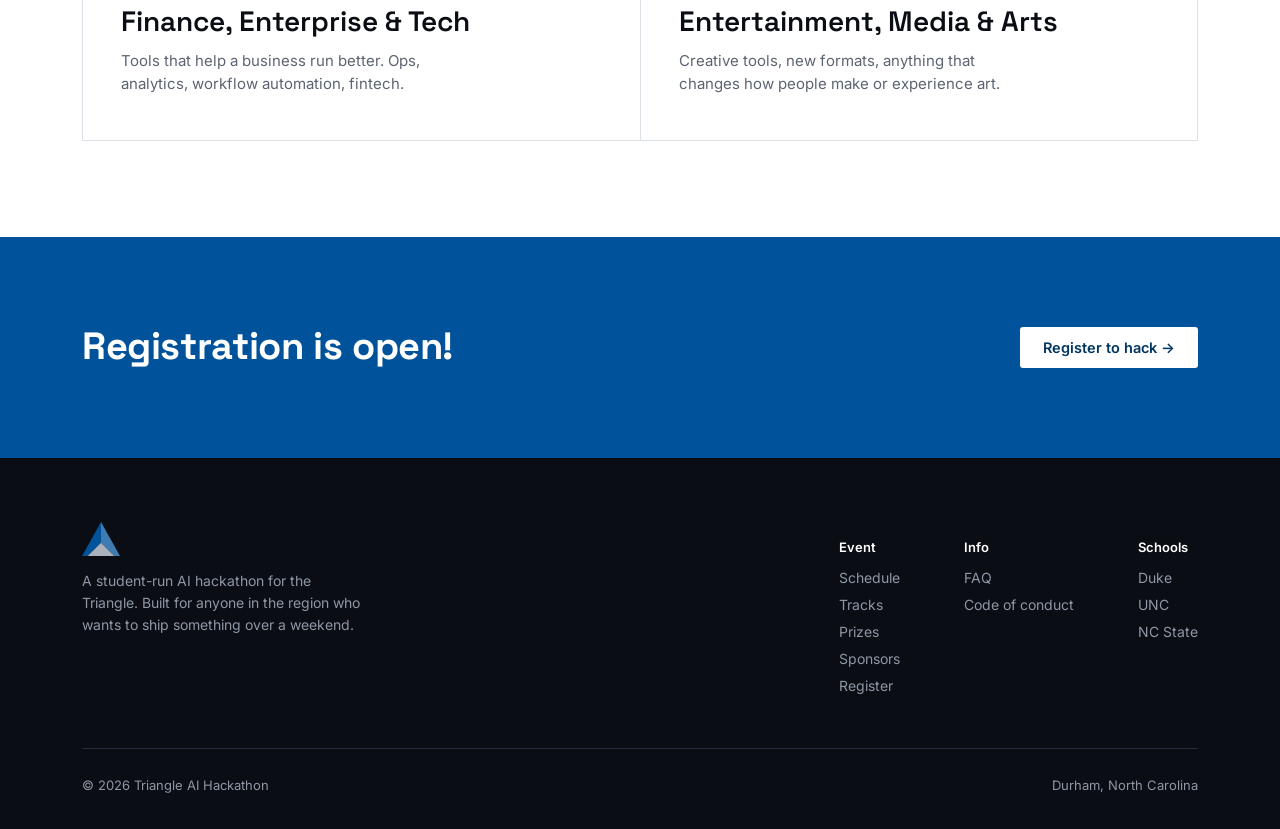
<file: tracks.html>
<!DOCTYPE html>
<html lang="en">
<head>
<meta charset="UTF-8">
<meta name="viewport" content="width=device-width, initial-scale=1.0">
<title>Tracks</title>
<link rel="preconnect" href="https://fonts.googleapis.com">
<link rel="preconnect" href="https://fonts.gstatic.com" crossorigin>
<link href="https://fonts.googleapis.com/css2?family=Space+Grotesk:wght@500;600;700&family=Inter:wght@400;500;600&family=IBM+Plex+Mono:wght@500&display=swap" rel="stylesheet">
<link rel="stylesheet" href="styles.css">
<link rel="icon" type="image/svg+xml" href="logo/logo-mark-tight.svg">
</head>
<body>
<header>
  <div class="wrap nav">
    <a href="index.html" class="brand">
      <img class="mark" src="logo/logo-mark-tight.svg" alt="">
      <span class="brand-text">TRIANGLE<span>AI HACKATHON</span></span>
    </a>
    <nav class="links">
      <a class="nav-link" href="schedule.html">Schedule</a>
      <a class="nav-link current" href="tracks.html">Tracks</a>
      <a class="nav-link" href="prizes.html">Prizes</a>
      <a class="nav-link" href="sponsors.html">Sponsors</a>
      <a class="nav-link" href="faq.html">FAQ</a>
      <a class="nav-link" href="code-of-conduct.html">Code of Conduct</a>
      <a class="btn btn-primary" href="https://duke.qualtrics.com/jfe/form/SV_09btZzl4Cdpi0Ae" target="_blank" rel="noopener">Register</a>
    </nav>
  </div>
</header>

<section class="page-header">
  <svg class="hero-circuit" viewBox="0 0 1200 600" preserveAspectRatio="none">
    <g fill="none" stroke="#4e86be" stroke-width="1.4">
      <path d="M0 120 H180 L220 80 H420"/>
      <path d="M0 260 H120 L160 300 H500 L540 260 H760"/>
      <path d="M0 420 H260 L300 460 H620"/>
      <path d="M900 40 V180 L940 220 V520"/>
      <path d="M1040 0 V140 L1000 180 V400 L1040 440 V600"/>
    </g>
    <g fill="#4e86be">
      <circle cx="420" cy="80" r="6"/>
      <circle cx="760" cy="260" r="6"/>
      <circle cx="620" cy="460" r="6"/>
      <circle cx="940" cy="220" r="6"/>
      <circle cx="1000" cy="180" r="6"/>
    </g>
  </svg>
  <div class="wrap on-dark">
    <span class="section-tag">Pick your lane</span>
    <h1>Tracks</h1>
    <p>Two technical tracks for teams who want to go deep on a hard problem. Four industry tracks for teams solving for a specific audience. Each team competes with a single project in a single track.</p>
  </div>
</section>
<section class="section tracks">
  <div class="wrap">
    <div class="track-group-label"><span class="n">Technical Tracks</span><span class="rule"></span></div>
  </div>
  <div class="wrap">
    <div class="track-featured">
      <div class="track-card">
        <div><div class="track-icon"><svg viewBox="0 0 24 24" fill="none" stroke="currentColor" stroke-width="1.8" stroke-linecap="round" stroke-linejoin="round"><rect x="5" y="9" width="14" height="11" rx="2"/><circle cx="9.5" cy="14.5" r="1.3" fill="currentColor" stroke="none"/><circle cx="14.5" cy="14.5" r="1.3" fill="currentColor" stroke="none"/><line x1="12" y1="9" x2="12" y2="5"/><circle cx="12" cy="3.5" r="1.3"/></svg></div><span class="track-kind">Technical Track</span><div class="track-name">Robotics</div></div>
        <p class="track-desc">Build with sensors, actuators, and control systems. Anything that senses or moves in the physical world.</p>
      </div>
      <div class="track-card">
        <div><div class="track-icon"><svg viewBox="0 0 24 24" fill="none" stroke="currentColor" stroke-width="1.8" stroke-linecap="round" stroke-linejoin="round"><path d="M2 12C5.5 6.5 18.5 6.5 22 12C18.5 17.5 5.5 17.5 2 12Z"/><circle cx="12" cy="12" r="3"/></svg></div><span class="track-kind">Technical Track</span><div class="track-name">Computer Vision</div></div>
        <p class="track-desc">Build with images, video, or camera input. Detection, tracking, generation, anything that reads the visual world.</p>
      </div>
    </div>
  </div>

  <div class="wrap">
    <div class="track-group-label"><span class="n">Industry Tracks</span><span class="rule"></span></div>
  </div>
  <div class="wrap">
    <div class="track-featured industry">
      <div class="track-card">
        <div><div class="track-icon"><svg viewBox="0 0 24 24" fill="none" stroke="currentColor" stroke-width="1.8" stroke-linecap="round" stroke-linejoin="round"><path d="M12 20.5C6 16.3 3 12.3 3 8.5C3 5.8 5.1 4 7.5 4C9 4 10.5 4.8 12 6.5C13.5 4.8 15 4 16.5 4C18.9 4 21 5.8 21 8.5C21 12.3 18 16.3 12 20.5Z"/></svg></div><span class="track-kind">Industry Track</span><div class="track-name">Health &amp; Wellness</div></div>
        <p class="track-desc">Mental health, physical fitness, or clinical tools. Build something that makes a person healthier.</p>
      </div>
      <div class="track-card">
        <div><div class="track-icon"><svg viewBox="0 0 24 24" fill="none" stroke="currentColor" stroke-width="1.8" stroke-linecap="round" stroke-linejoin="round"><path d="M3 6.5C6 4.7 9 4.7 12 6.5C15 4.7 18 4.7 21 6.5V18C18 16.2 15 16.2 12 18C9 16.2 6 16.2 3 18Z"/><line x1="12" y1="6.5" x2="12" y2="18"/></svg></div><span class="track-kind">Industry Track</span><div class="track-name">Social Impact &amp; Education</div></div>
        <p class="track-desc">Change how people learn or how communities solve shared problems. Tutoring, accessibility, civic tools, all fair game.</p>
      </div>
      <div class="track-card">
        <div><div class="track-icon"><svg viewBox="0 0 24 24" fill="none" stroke="currentColor" stroke-width="1.8" stroke-linecap="round" stroke-linejoin="round"><line x1="4" y1="20" x2="4" y2="13"/><line x1="10" y1="20" x2="10" y2="8"/><line x1="16" y1="20" x2="16" y2="15"/><line x1="21" y1="20" x2="21" y2="4"/></svg></div><span class="track-kind">Industry Track</span><div class="track-name">Finance, Enterprise &amp; Tech</div></div>
        <p class="track-desc">Tools that help a business run better. Ops, analytics, workflow automation, fintech.</p>
      </div>
      <div class="track-card">
        <div><div class="track-icon"><svg viewBox="0 0 24 24" fill="none" stroke="currentColor" stroke-width="1.8" stroke-linecap="round" stroke-linejoin="round"><circle cx="12" cy="12" r="9"/><path d="M10 8.5L16 12L10 15.5Z" fill="currentColor" stroke="none"/></svg></div><span class="track-kind">Industry Track</span><div class="track-name">Entertainment, Media &amp; Arts</div></div>
        <p class="track-desc">Creative tools, new formats, anything that changes how people make or experience art.</p>
      </div>
    </div>
  </div>
</section>

<section class="cta-band" id="register">
  <div class="wrap cta-inner">
    <div>
      <h2>Registration is open!</h2>    </div>
    <a href="https://duke.qualtrics.com/jfe/form/SV_09btZzl4Cdpi0Ae" target="_blank" rel="noopener" class="btn btn-on-blue">Register to hack &rarr;</a>
  </div>
</section>

<footer>
  <div class="wrap">
    <div class="foot-top">
      <div class="foot-brand">
        <img class="mark" src="logo/logo-mark-tight.svg" alt="">
        <p>A student-run AI hackathon for the Triangle. Built for anyone in the region who wants to ship something over a weekend.</p>
      </div>
      <div class="foot-cols">
        <div class="foot-col">
          <h4>Event</h4>
          <a href="schedule.html">Schedule</a>
          <a href="tracks.html">Tracks</a>
          <a href="prizes.html">Prizes</a>
          <a href="sponsors.html">Sponsors</a>
          <a href="https://duke.qualtrics.com/jfe/form/SV_09btZzl4Cdpi0Ae" target="_blank" rel="noopener">Register</a>
        </div>
        <div class="foot-col">
          <h4>Info</h4>
          <a href="faq.html">FAQ</a>
          <a href="code-of-conduct.html">Code of conduct</a>
        </div>
        <div class="foot-col">
          <h4>Schools</h4>
          <a href="#">Duke</a>
          <a href="#">UNC</a>
          <a href="#">NC State</a>
        </div>
      </div>
    </div>
    <div class="foot-bottom">
      <span>&copy; 2026 Triangle AI Hackathon</span>
      <span>Durham, North Carolina</span>
    </div>
  </div>
</footer>

</body>
</html>
</file>
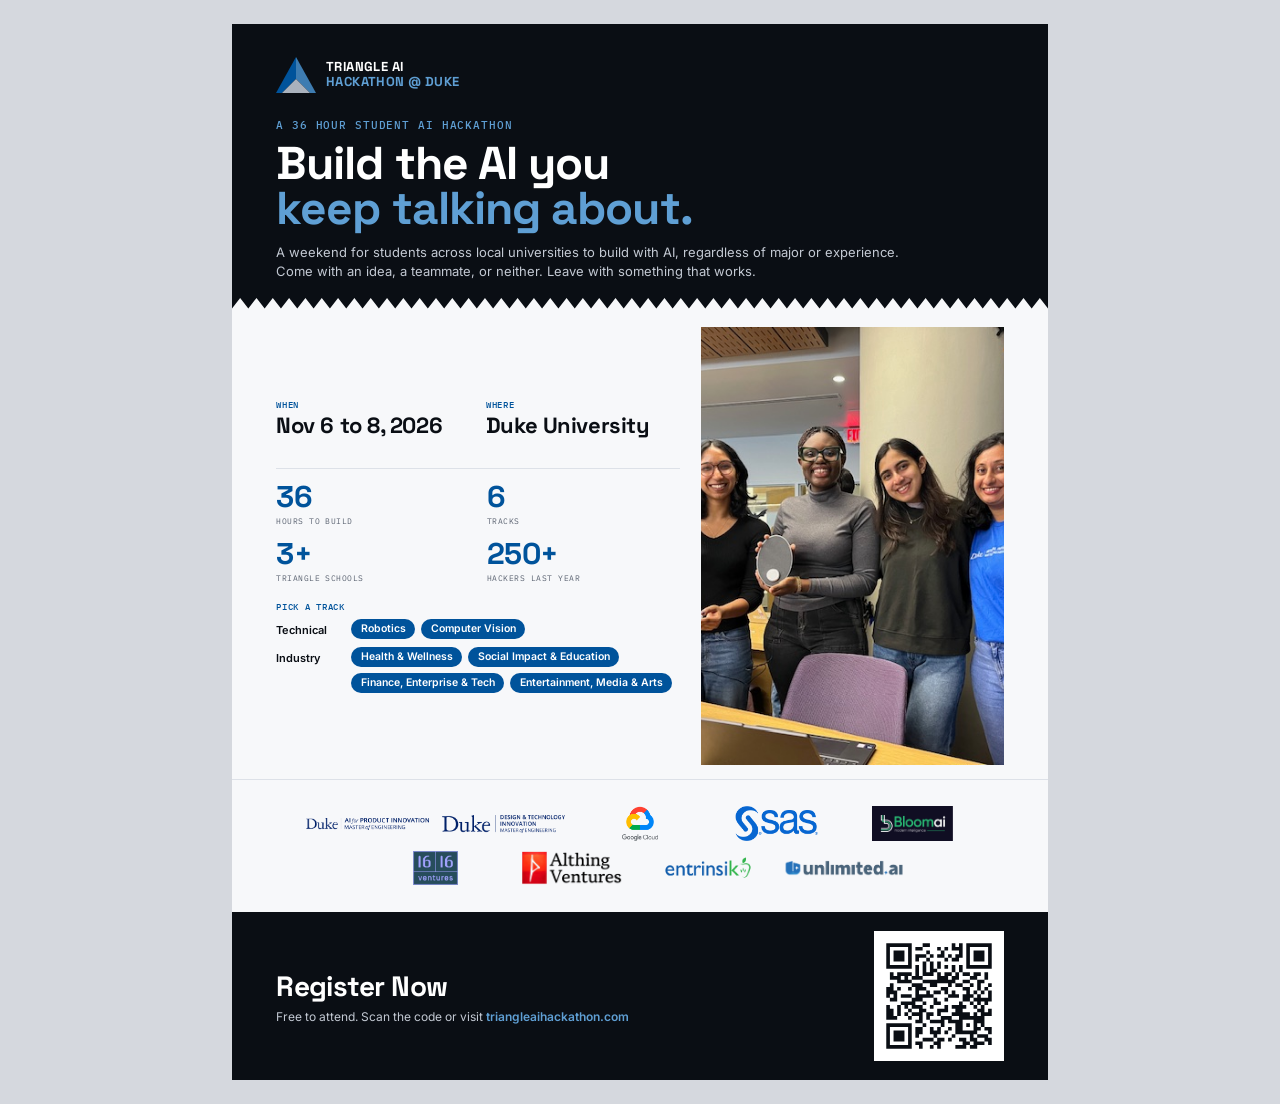
<file: poster/flyer.html>
<!DOCTYPE html>
<html lang="en">
<head>
<meta charset="UTF-8">
<title>Triangle AI Hackathon @ Duke</title>
<link rel="preconnect" href="https://fonts.googleapis.com">
<link rel="preconnect" href="https://fonts.gstatic.com" crossorigin>
<link href="https://fonts.googleapis.com/css2?family=Space+Grotesk:wght@500;600;700&family=Inter:wght@400;500;600&family=IBM+Plex+Mono:wght@500;700&display=swap" rel="stylesheet">
<link rel="stylesheet" href="flyer.css">
</head>
<body>
<article class="sheet">
  <header class="hero">
    <div class="hero-inner">
      <div class="hero-top">
        <div class="brand">
          <img src="../logo/logo-mark-tight.svg" alt="">
          <div class="brand-text">Triangle AI<span>Hackathon @ Duke</span></div>
        </div>
      </div>
      <p class="eyebrow">A 36 hour student AI hackathon</p>
      <h1>Build the AI you<br><span class="accent">keep talking about.</span></h1>
      <p class="sub">A weekend for students across local universities to build with AI, regardless of major or experience. Come with an idea, a teammate, or neither. Leave with something that works.</p>
    </div>
    <svg class="jagged" viewBox="0 0 850 18" preserveAspectRatio="none" aria-hidden="true">
      <polygon fill="#f7f8fa" points="0,18 0,9 8.50,0 17.00,9 25.50,0 34.00,9 42.50,0 51.00,9 59.50,0 68.00,9 76.50,0 85.00,9 93.50,0 102.00,9 110.50,0 119.00,9 127.50,0 136.00,9 144.50,0 153.00,9 161.50,0 170.00,9 178.50,0 187.00,9 195.50,0 204.00,9 212.50,0 221.00,9 229.50,0 238.00,9 246.50,0 255.00,9 263.50,0 272.00,9 280.50,0 289.00,9 297.50,0 306.00,9 314.50,0 323.00,9 331.50,0 340.00,9 348.50,0 357.00,9 365.50,0 374.00,9 382.50,0 391.00,9 399.50,0 408.00,9 416.50,0 425.00,9 433.50,0 442.00,9 450.50,0 459.00,9 467.50,0 476.00,9 484.50,0 493.00,9 501.50,0 510.00,9 518.50,0 527.00,9 535.50,0 544.00,9 552.50,0 561.00,9 569.50,0 578.00,9 586.50,0 595.00,9 603.50,0 612.00,9 620.50,0 629.00,9 637.50,0 646.00,9 654.50,0 663.00,9 671.50,0 680.00,9 688.50,0 697.00,9 705.50,0 714.00,9 722.50,0 731.00,9 739.50,0 748.00,9 756.50,0 765.00,9 773.50,0 782.00,9 790.50,0 799.00,9 807.50,0 816.00,9 824.50,0 833.00,9 841.50,0 850.00,9 850,18"/>
    </svg>
  </header>

  <section class="facts">
    <div class="facts-copy">
      <div class="when-where">
        <div>
          <span class="kicker">When</span>
          <strong>Nov 6 to 8, 2026</strong>
        </div>
        <div>
          <span class="kicker">Where</span>
          <strong>Duke University</strong>
        </div>
      </div>
      <div class="stats">
        <div class="stat"><strong>36</strong><span>Hours to build</span></div>
        <div class="stat"><strong>6</strong><span>Tracks</span></div>
        <div class="stat"><strong>3+</strong><span>Triangle schools</span></div>
        <div class="stat"><strong>250+</strong><span>Hackers last year</span></div>
      </div>
      <div class="tracks">
        <span class="kicker">Pick a track</span>
        <div class="track-row">
          <span class="track-label">Technical</span>
          <div class="pills">
            <span class="pill">Robotics</span>
            <span class="pill">Computer Vision</span>
          </div>
        </div>
        <div class="track-row">
          <span class="track-label">Industry</span>
          <div class="pills">
            <span class="pill">Health &amp; Wellness</span>
            <span class="pill">Social Impact &amp; Education</span>
            <span class="pill">Finance, Enterprise &amp; Tech</span>
            <span class="pill">Entertainment, Media &amp; Arts</span>
          </div>
        </div>
      </div>
    </div>
    <img class="photo" src="poster_image.jpeg" alt="Students at the hackathon with their projects">
  </section>

  <section class="sponsors" aria-label="Sponsors">
    <div class="logo-row">
      <img src="../sponsors/Duke-MEng-AIPI-Logo-RGB-Horizontal-Navy.png" alt="Duke Master of Engineering in AI for Product Innovation">
      <img src="../sponsors/Duke-MEng-DTI-Logo-RGB-Horizontal-Navy-768x110.png" alt="Duke Master of Engineering in Design and Technology Innovation">
      <img src="../sponsors/Google-Cloud-Symbol.png" alt="Google Cloud">
      <img src="../sponsors/sas-logo-blue.png" alt="SAS">
      <img src="../sponsors/bloomai.jpg" alt="Bloom AI">
    </div>
    <div class="logo-row">
      <img src="../sponsors/1616ventures.png" alt="1616 Ventures">
      <img src="../sponsors/althing-logo.png" alt="Althing Ventures">
      <img src="../sponsors/entrinsik-logo.DRVSsdva.png" alt="Entrinsik">
      <img src="../sponsors/2026_Unlimitedai_CombinationMark.png" alt="Unlimited.ai">
    </div>
  </section>

  <footer class="foot">
    <div>
      <h2>Register Now</h2>
      <p>Free to attend. Scan the code or visit <span>triangleaihackathon.com</span></p>
    </div>
    <img class="qr" src="qr.svg" alt="QR code for triangleaihackathon.com">
  </footer>
</article>
</body>
</html>
</file>
<file: styles.css>
:root{
  --ink:#0a0e14;
  --ink-soft:#131a24;
  --blue:#00539b;
  --blue-deep:#003561;
  --blue-soft:#5f9fd4;
  --silver:#aab2bd;
  --silver-light:#e9ecf1;
  --paper:#f7f8fa;
  --white:#ffffff;
  --line:#dde1e8;
  --line-dark:#232c3a;
  --display: 'Space Grotesk', sans-serif;
  --body: 'Inter', sans-serif;
  --mono: 'IBM Plex Mono', monospace;
}
*{box-sizing:border-box;}
html{scroll-behavior:smooth;}
body{
  margin:0;
  font-family:var(--body);
  color:var(--ink);
  background:var(--paper);
  -webkit-font-smoothing:antialiased;
}
a{color:inherit;text-decoration:none;}
img,svg{display:block;max-width:100%;}
.wrap{max-width:1180px;margin:0 auto;padding:0 32px;}
h1,h2,h3{font-family:var(--display);margin:0;line-height:1.05;letter-spacing:-0.01em;}
p{margin:0;}
.mark{display:block;}

/* ---------- NAV ---------- */
header{position:sticky;top:0;z-index:40;background:rgba(255,255,255,0.92);backdrop-filter:blur(10px);border-bottom:1px solid var(--line);}
.nav{display:flex;align-items:center;justify-content:space-between;height:76px;}
.wrap.nav{padding:0 16px;}
.brand{display:flex;align-items:center;gap:12px;}
.brand .mark{height:32px;width:auto;}
.brand-text{font-family:var(--display);font-weight:700;font-size:16.5px;letter-spacing:0.01em;line-height:1.15;}
.brand-text span{display:block;color:var(--blue);}
nav.links{display:flex;align-items:center;gap:36px;}
nav.links a.nav-link{font-size:14.5px;font-weight:500;color:#4a5361;position:relative;padding:4px 0;}
nav.links a.nav-link.current{color:var(--ink);}
nav.links a.nav-link:hover{color:var(--ink);}
nav.links a.nav-link::after{content:"";position:absolute;left:0;right:0;bottom:-2px;height:2px;background:var(--blue);transform:scaleX(0);transform-origin:left;transition:transform .2s ease;}
nav.links a.nav-link:hover::after,nav.links a.nav-link.current::after{transform:scaleX(1);}
.btn{display:inline-flex;align-items:center;gap:8px;font-family:var(--body);font-weight:600;font-size:14.5px;padding:11px 22px;border-radius:3px;border:1.5px solid transparent;cursor:pointer;transition:all .18s ease;}
.btn-primary{background:var(--blue);color:#fff;}
.btn-primary:hover{background:var(--blue-deep);}
.btn-ghost-dark{border-color:rgba(255,255,255,0.35);color:#fff;}
.btn-ghost-dark:hover{border-color:#fff;background:rgba(255,255,255,0.08);}
.btn-ghost-light{border-color:#c9ced7;color:var(--ink);}
.btn-ghost-light:hover{border-color:var(--ink);}
.btn-on-blue{background:#fff;color:var(--blue-deep);}
.btn-on-blue:hover{background:var(--silver-light);}

/* ---------- PAGE HEADER (non-home pages) ---------- */
.page-header{background:var(--ink);color:#fff;padding:180px 0 132px;position:relative;overflow:hidden;}
.page-header .wrap{position:relative;z-index:2;}
.page-header .section-tag{color:var(--blue-soft);}
.page-header h1{font-size:clamp(42px,6vw,68px);color:#fff;}
.page-header p{color:#a7aebb;font-size:18px;max-width:560px;margin-top:18px;line-height:1.6;}

/* ---------- HERO (home only) ---------- */
.hero{position:relative;overflow:hidden;background:var(--ink);color:#fff;padding:132px 0 0;}
.hero-circuit{position:absolute;inset:0;opacity:0.16;pointer-events:none;}
.hero-grid{position:relative;z-index:2;}
.hero-copy{max-width:1000px;}
.hero-eyebrow{font-family:var(--mono);font-weight:700;font-size:20px;color:var(--blue-soft);letter-spacing:0.02em;margin-bottom:28px;}
.hero h1{font-size:clamp(48px, 6.4vw, 72px);font-weight:700;color:#fff;margin-top:24px;}
.hero h1 .accent{color:var(--blue-soft);}
.hero-sub{font-size:20px;color:#c3c9d3;max-width:760px;margin-top:24px;line-height:1.55;}
.hero-meta{display:flex;gap:28px;flex-wrap:wrap;margin-top:32px;font-family:var(--mono);font-size:13.5px;color:#8f97a5;}
.hero-meta strong{color:#fff;font-weight:500;}
.hero-actions{display:flex;gap:14px;margin-top:38px;padding-bottom:36px;flex-wrap:wrap;}

.jagged{display:block;width:100%;height:34px;background:#fff;clip-path:polygon(0% 100%,0% 40%,4% 0%,9% 55%,14% 10%,19% 60%,24% 5%,29% 50%,34% 0%,39% 55%,44% 15%,49% 60%,54% 0%,59% 50%,64% 10%,69% 55%,74% 5%,79% 60%,84% 0%,89% 50%,94% 15%,100% 60%,100% 100%);}
.jagged.on-ink{background:var(--ink);}

/* ---------- STATS STRIP ---------- */
.stats{background:var(--paper);border-bottom:1px solid var(--line);}
.stats-row{display:grid;grid-template-columns:repeat(4,1fr);padding:52px 0;gap:20px;}
.stat{border-left:1px solid var(--line);padding-left:22px;}
.stat:first-child{border-left:none;padding-left:0;}
.stat .num{font-family:var(--display);font-size:38px;font-weight:700;color:var(--blue);}
.stat .label{font-size:13.5px;color:#5c6472;margin-top:4px;}
.about-split{display:grid;grid-template-columns:minmax(0,1fr) minmax(0,1fr);gap:48px;align-items:center;padding:48px 0 8px;}
.about-copy{display:flex;flex-direction:column;gap:22px;}
.about-line{font-size:17px;color:#333c48;line-height:1.6;}
.about-perks p{font-weight:600;font-size:16px;color:var(--ink);}
.about-perks ul{margin:10px 0 0;padding-left:1.15em;color:#333c48;font-size:16px;line-height:1.55;}
.about-perks li+li{margin-top:6px;}
.about-perks a{color:var(--blue);font-weight:600;}
.about-perks a:hover{text-decoration:underline;}
.about-video{position:relative;aspect-ratio:16/9;background:var(--ink);}
.about-video iframe{position:absolute;inset:0;width:100%;height:100%;border:0;}

/* ---------- SPONSOR RIBBON (home) ---------- */
.logo-ribbon{background:#fff;border-bottom:1px solid var(--line);overflow:hidden;padding:28px 0;-webkit-mask-image:linear-gradient(90deg,transparent,#000 8%,#000 92%,transparent);mask-image:linear-gradient(90deg,transparent,#000 8%,#000 92%,transparent);}
.ribbon-track{display:flex;width:max-content;animation:ribbon 60s linear infinite;}
.logo-ribbon:hover .ribbon-track{animation-play-state:paused;}
.ribbon-set{display:flex;align-items:center;gap:72px;padding-right:72px;}
.ribbon-set a{display:flex;align-items:center;flex:none;height:52px;}
.ribbon-set img{height:46px;width:auto;max-width:220px;object-fit:contain;}
.ribbon-set img.ribbon-logo-decorx{width:150px;height:52px;max-width:none;object-fit:cover;object-position:center;}
@keyframes ribbon{from{transform:translateX(0);}to{transform:translateX(-50%);}}
@media (prefers-reduced-motion:reduce){
  .ribbon-track{animation:none;}
}

/* ---------- TEASER LINKS (home) ---------- */
.teasers{background:#fff;padding:96px 0;}
.teaser-grid{display:grid;grid-template-columns:repeat(2,1fr);gap:1px;background:var(--line);border:1px solid var(--line);margin-top:52px;}
.teaser-card{background:#fff;padding:40px;display:flex;flex-direction:column;justify-content:space-between;min-height:220px;transition:background .18s ease;}
.teaser-card:hover{background:var(--paper);}
.teaser-kicker{font-family:var(--mono);font-size:12px;color:var(--blue);text-transform:uppercase;letter-spacing:0.05em;}
.teaser-card h3{font-size:26px;margin-top:12px;}
.teaser-card p.desc{color:#5c6472;font-size:15px;margin-top:10px;line-height:1.55;}
.teaser-go{font-weight:600;font-size:14px;color:var(--blue);margin-top:22px;}

/* ---------- SECTION HEADS ---------- */
.section{padding:96px 0;}
.section-head{display:flex;justify-content:space-between;align-items:flex-end;gap:24px;margin-bottom:52px;flex-wrap:wrap;}
.section-head h2{font-size:clamp(30px,3.6vw,42px);}
.section-head p{color:#5c6472;font-size:15.5px;max-width:380px;line-height:1.55;}
.section-tag{font-family:var(--mono);font-size:12.5px;color:var(--blue);text-transform:uppercase;letter-spacing:0.06em;margin-bottom:10px;display:block;}
.on-dark .section-tag{color:var(--blue-soft);}
.on-dark .section-head p{color:#a7aebb;}

/* ---------- SCHEDULE ---------- */
.schedule{background:#fff;}
.day-tabs{display:flex;gap:8px;margin-bottom:36px;}
.day-tab{font-family:var(--mono);font-size:13px;padding:9px 18px;border:1px solid var(--line);border-radius:3px;color:#5c6472;background:#fff;cursor:pointer;transition:all .15s ease;}
.day-tab:hover{border-color:var(--ink);color:var(--ink);}
.day-tab.active{background:var(--ink);color:#fff;border-color:var(--ink);}
.day-panel{display:none;}
.day-panel.active{display:block;}
.timeline{border-top:1px solid var(--line);}
.t-row{display:grid;grid-template-columns:120px 1fr;gap:24px;padding:22px 0;border-bottom:1px solid var(--line);}
.t-time{font-family:var(--mono);font-size:13.5px;color:var(--blue);padding-top:2px;}
.t-time-end{display:block;margin-top:2px;}
.t-title{font-weight:600;font-size:16px;}
.t-title a{color:var(--blue);}
.t-title a:hover{text-decoration:underline;}
.t-desc{color:#5c6472;font-size:14.5px;margin-top:4px;line-height:1.5;}

/* ---------- TRACKS ---------- */
.tracks{background:#fff;color:var(--ink);}
.track-group-label{display:flex;align-items:center;gap:14px;margin:0 0 24px;}
.track-group-label .n{font-family:var(--mono);font-size:12px;color:var(--blue);text-transform:uppercase;letter-spacing:0.06em;}
.track-group-label .rule{flex:1;height:1px;background:var(--line);}
.track-featured{display:grid;grid-template-columns:repeat(2,1fr);gap:1px;background:var(--line);border:1px solid var(--line);margin-bottom:72px;}
.track-featured .track-card{min-height:260px;padding:44px 38px;justify-content:flex-start;}
.track-featured .track-name{font-size:28px;}
.track-featured .track-desc{font-size:15px;max-width:340px;}
.track-featured.industry{margin-bottom:0;}
.track-card{background:#fff;padding:30px 26px;min-height:190px;display:flex;flex-direction:column;justify-content:space-between;}
.track-card:hover{background:var(--paper);}
.track-icon{width:44px;height:44px;border-radius:10px;background:#eaf1f8;display:flex;align-items:center;justify-content:center;margin-bottom:16px;}
.track-icon svg{width:22px;height:22px;color:var(--blue);}
.track-kind{font-family:var(--mono);font-size:11px;letter-spacing:0.04em;text-transform:uppercase;color:var(--blue);}
.track-name{font-family:var(--display);font-size:20px;font-weight:600;margin-top:14px;color:var(--ink);}
.track-desc{color:#5c6472;font-size:13.5px;line-height:1.55;margin-top:10px;}

/* ---------- PRIZES ---------- */
.prizes{background:#fff;}
.prize-grid{display:grid;gap:20px;}
.prize-grid.places{grid-template-columns:repeat(3,1fr);margin-bottom:72px;}
.prize-grid.tracks{grid-template-columns:repeat(2,1fr);}
.prize-card{background:#fff;border:1px solid var(--line);padding:44px 38px;min-height:240px;display:flex;flex-direction:column;}
.prize-card:hover{background:var(--paper);}
.prize-place{font-family:var(--mono);font-weight:700;font-size:12px;letter-spacing:0.04em;text-transform:uppercase;color:var(--blue);}
.prize-amount{font-family:var(--display);font-size:28px;font-weight:600;margin-top:16px;line-height:1.15;color:var(--ink);}
.prize-detail{color:#5c6472;font-size:15px;line-height:1.55;margin-top:10px;}
.prize-sponsor{color:#5c6472;font-size:14.5px;line-height:1.5;margin-top:14px;}
.prize-card > .prize-sponsor:last-child{margin-top:auto;padding-top:28px;}
.prize-also{margin-top:28px;padding-top:28px;border-top:1px solid var(--line);}
.prize-sponsor a{color:var(--blue);font-weight:600;}
.prize-sponsor a:hover{text-decoration:underline;}

/* ---------- SPONSORS ---------- */
.sponsors{background:#fff;}
.sponsor-grid{display:grid;grid-template-columns:repeat(3,1fr);gap:20px;}
.sponsor-card{background:#fff;border:1px solid var(--line);min-height:180px;display:flex;align-items:center;justify-content:center;padding:36px 32px;}
.sponsor-card:hover{background:var(--paper);}
.sponsor-card img{width:100%;height:84px;object-fit:contain;}
.sponsor-card img.sponsor-logo-sas{width:auto;height:65px;}
.sponsor-card img.sponsor-logo-decorx{object-fit:cover;object-position:center;}
.sponsor-card img.sponsor-logo-steamedclaw{width:85%;object-fit:contain;}

/* ---------- FAQ ---------- */
.faq-list{border-top:1px solid var(--line);}
.faq-item{border-bottom:1px solid var(--line);}
.faq-q{width:100%;text-align:left;background:none;border:none;cursor:pointer;padding:24px 0;display:flex;justify-content:space-between;align-items:center;gap:20px;font-family:var(--body);font-weight:600;font-size:16px;color:var(--ink);}
.faq-q .plus{font-family:var(--mono);font-size:18px;color:var(--blue);transition:transform .2s ease;flex:none;}
.faq-item.open .plus{transform:rotate(45deg);}
.faq-a{max-height:0;overflow:hidden;transition:max-height .25s ease;}
.faq-item.open .faq-a{max-height:400px;}
.faq-a-inner{padding:0 0 24px;color:#5c6472;font-size:14.5px;line-height:1.65;max-width:900px;}


/* ---------- CODE OF CONDUCT ---------- */
.conduct-body{max-width:720px;}
.conduct-body h3{font-size:19px;margin-top:40px;margin-bottom:14px;}
.conduct-body h3:first-child{margin-top:0;}
.conduct-body p{color:#3a4250;font-size:15.5px;line-height:1.7;margin-bottom:14px;}
.conduct-body a.email{color:var(--blue);font-weight:600;}

/* ---------- CTA BAND ---------- */
.cta-band{background:var(--blue);color:#fff;padding:90px 0;}
.cta-inner{display:flex;justify-content:space-between;align-items:center;gap:32px;flex-wrap:wrap;}
.cta-inner h2{font-size:clamp(28px,3.4vw,38px);max-width:520px;}
.cta-note{font-size:14px;color:#cfe0f0;margin-top:10px;}

/* ---------- FOOTER ---------- */
footer{background:var(--ink);color:#8f97a5;padding:64px 0 36px;}
.foot-top{display:flex;justify-content:space-between;gap:40px;flex-wrap:wrap;padding-bottom:44px;border-bottom:1px solid var(--line-dark);}
.foot-brand .mark{height:34px;width:auto;margin-bottom:14px;}
.foot-brand p{font-size:14px;max-width:280px;line-height:1.6;}
.foot-cols{display:flex;gap:64px;flex-wrap:wrap;}
.foot-col h4{font-family:var(--body);font-size:13px;color:#fff;font-weight:600;margin-bottom:14px;}
.foot-col a{display:block;font-size:14px;color:#8f97a5;margin-bottom:10px;}
.foot-col a:hover{color:#fff;}
.foot-bottom{display:flex;justify-content:space-between;padding-top:28px;font-size:13px;flex-wrap:wrap;gap:10px;}

@media (max-width: 860px){
  nav.links{display:none;}
  .stats-row{grid-template-columns:repeat(2,1fr);}
  .about-split{grid-template-columns:1fr;gap:28px;}
  .stat:nth-child(3){border-left:none;padding-left:0;}
  .teaser-grid{grid-template-columns:1fr;}
  .track-featured{grid-template-columns:1fr;}
  .prize-grid.places,.prize-grid.tracks,.sponsor-grid{grid-template-columns:1fr;}
  .t-row{grid-template-columns:1fr;gap:6px;}
  .foot-top{flex-direction:column;}
}
</file>
<file: poster/flyer.css>
@page { size: letter; margin: 0; }

:root{
  --ink:#0a0e14;
  --blue:#00539b;
  --blue-deep:#003561;
  --blue-soft:#5f9fd4;
  --paper:#f7f8fa;
  --line:#dde1e8;
  --display:'Space Grotesk', sans-serif;
  --body:'Inter', sans-serif;
  --mono:'IBM Plex Mono', monospace;
}

*{box-sizing:border-box;-webkit-print-color-adjust:exact;print-color-adjust:exact;}
html,body{margin:0;padding:0;}
body{font-family:var(--body);color:var(--ink);background:#d5d8de;}
img{display:block;max-width:100%;}
p,h1,h2{margin:0;}

.sheet{
  width:8.5in;
  height:11in;
  margin:0 auto;
  background:var(--paper);
  display:flex;
  flex-direction:column;
  overflow:hidden;
}

.hero{background:var(--ink);color:#fff;flex:none;}
.hero-inner{padding:0.34in 0.46in 0.06in;}
.hero-top{display:flex;align-items:center;justify-content:space-between;gap:0.2in;}
.brand{display:flex;align-items:center;gap:0.1in;}
.brand img{width:0.42in;height:auto;}
.brand-text{
  font-family:var(--display);
  font-weight:700;
  font-size:13px;
  letter-spacing:0.03em;
  line-height:1.12;
  text-transform:uppercase;
  color:#fff;
}
.brand-text span{display:block;color:var(--blue-soft);}
.eyebrow{
  font-family:var(--mono);
  font-weight:500;
  font-size:11px;
  letter-spacing:0.08em;
  text-transform:uppercase;
  color:var(--blue-soft);
  margin-top:0.26in;
}
.hero h1{
  font-family:var(--display);
  font-weight:700;
  font-size:46px;
  line-height:0.96;
  letter-spacing:-0.02em;
  color:#fff;
  margin-top:0.1in;
  max-width:7.2in;
}
.hero h1 .accent{color:var(--blue-soft);}
.sub{
  max-width:6.5in;
  margin-top:0.14in;
  color:#c3c9d3;
  font-size:13px;
  line-height:1.45;
}
.jagged{display:block;width:100%;height:0.22in;margin-top:0.12in;}

.facts{
  flex:1 1 auto;
  min-height:0;
  display:grid;
  grid-template-columns:1fr 3.15in;
  gap:0.22in;
  padding:0.08in 0.46in 0.14in;
}
.facts-copy{display:flex;flex-direction:column;justify-content:center;gap:0.16in;min-width:0;}
.when-where{display:grid;grid-template-columns:1fr 1fr;gap:0.16in;}
.kicker{
  display:block;
  font-family:var(--mono);
  font-size:9px;
  font-weight:500;
  letter-spacing:0.08em;
  text-transform:uppercase;
  color:var(--blue);
  margin-bottom:0.04in;
}
.when-where strong{
  display:block;
  font-family:var(--display);
  font-weight:700;
  font-size:22px;
  letter-spacing:-0.02em;
  line-height:1.05;
}
.stats{
  display:grid;
  grid-template-columns:1fr 1fr;
  gap:0.14in 0.18in;
  margin-top:0.16in;
  padding-top:0.14in;
  border-top:1px solid var(--line);
}
.stat strong{
  display:block;
  font-family:var(--display);
  font-weight:700;
  font-size:30px;
  color:var(--blue);
  line-height:1;
  letter-spacing:-0.02em;
}
.stat span{
  display:block;
  margin-top:0.04in;
  font-family:var(--mono);
  font-size:8px;
  letter-spacing:0.06em;
  text-transform:uppercase;
  color:#5c6472;
}
.photo{
  width:100%;
  height:100%;
  object-fit:cover;
  object-position:center 28%;
}

.tracks{padding-top:0.02in;}
.track-row{display:flex;align-items:flex-start;gap:0.1in;margin-top:0.08in;}
.track-label{width:0.68in;flex:none;font-weight:600;font-size:11px;padding-top:0.04in;}
.pills{display:flex;flex-wrap:wrap;gap:0.06in;}
.pill{
  font-size:10.5px;
  font-weight:600;
  line-height:1;
  padding:0.05in 0.1in;
  border-radius:999px;
  background:var(--blue);
  color:#fff;
}

.sponsors{
  flex:none;
  padding:0.28in 0.4in;
  border-top:1px solid var(--line);
  display:flex;
  flex-direction:column;
  gap:0.1in;
}
.logo-row{display:flex;justify-content:center;align-items:center;gap:0.14in;}
.logo-row img{width:1.28in;height:0.36in;object-fit:contain;}

.foot{
  flex:none;
  background:var(--ink);
  color:#fff;
  display:flex;
  align-items:center;
  justify-content:space-between;
  gap:0.28in;
  padding:0.2in 0.46in;
}
.foot h2{
  font-family:var(--display);
  font-weight:700;
  font-size:28px;
  letter-spacing:-0.02em;
}
.foot p{margin-top:0.06in;color:#c3c9d3;font-size:12px;}
.foot p span{color:var(--blue-soft);font-weight:600;}
.qr{width:1.35in;height:1.35in;background:#fff;padding:0.05in;}

@media screen{
  body{padding:24px 0;}
}
@media screen and (max-width: 800px){
  .sheet{width:100%;height:auto;}
  .facts{grid-template-columns:1fr;}
  .photo{height:2.6in;}
  .hero h1{font-size:36px;}
}
@media print{
  body{background:none;padding:0;}
}
</file>
